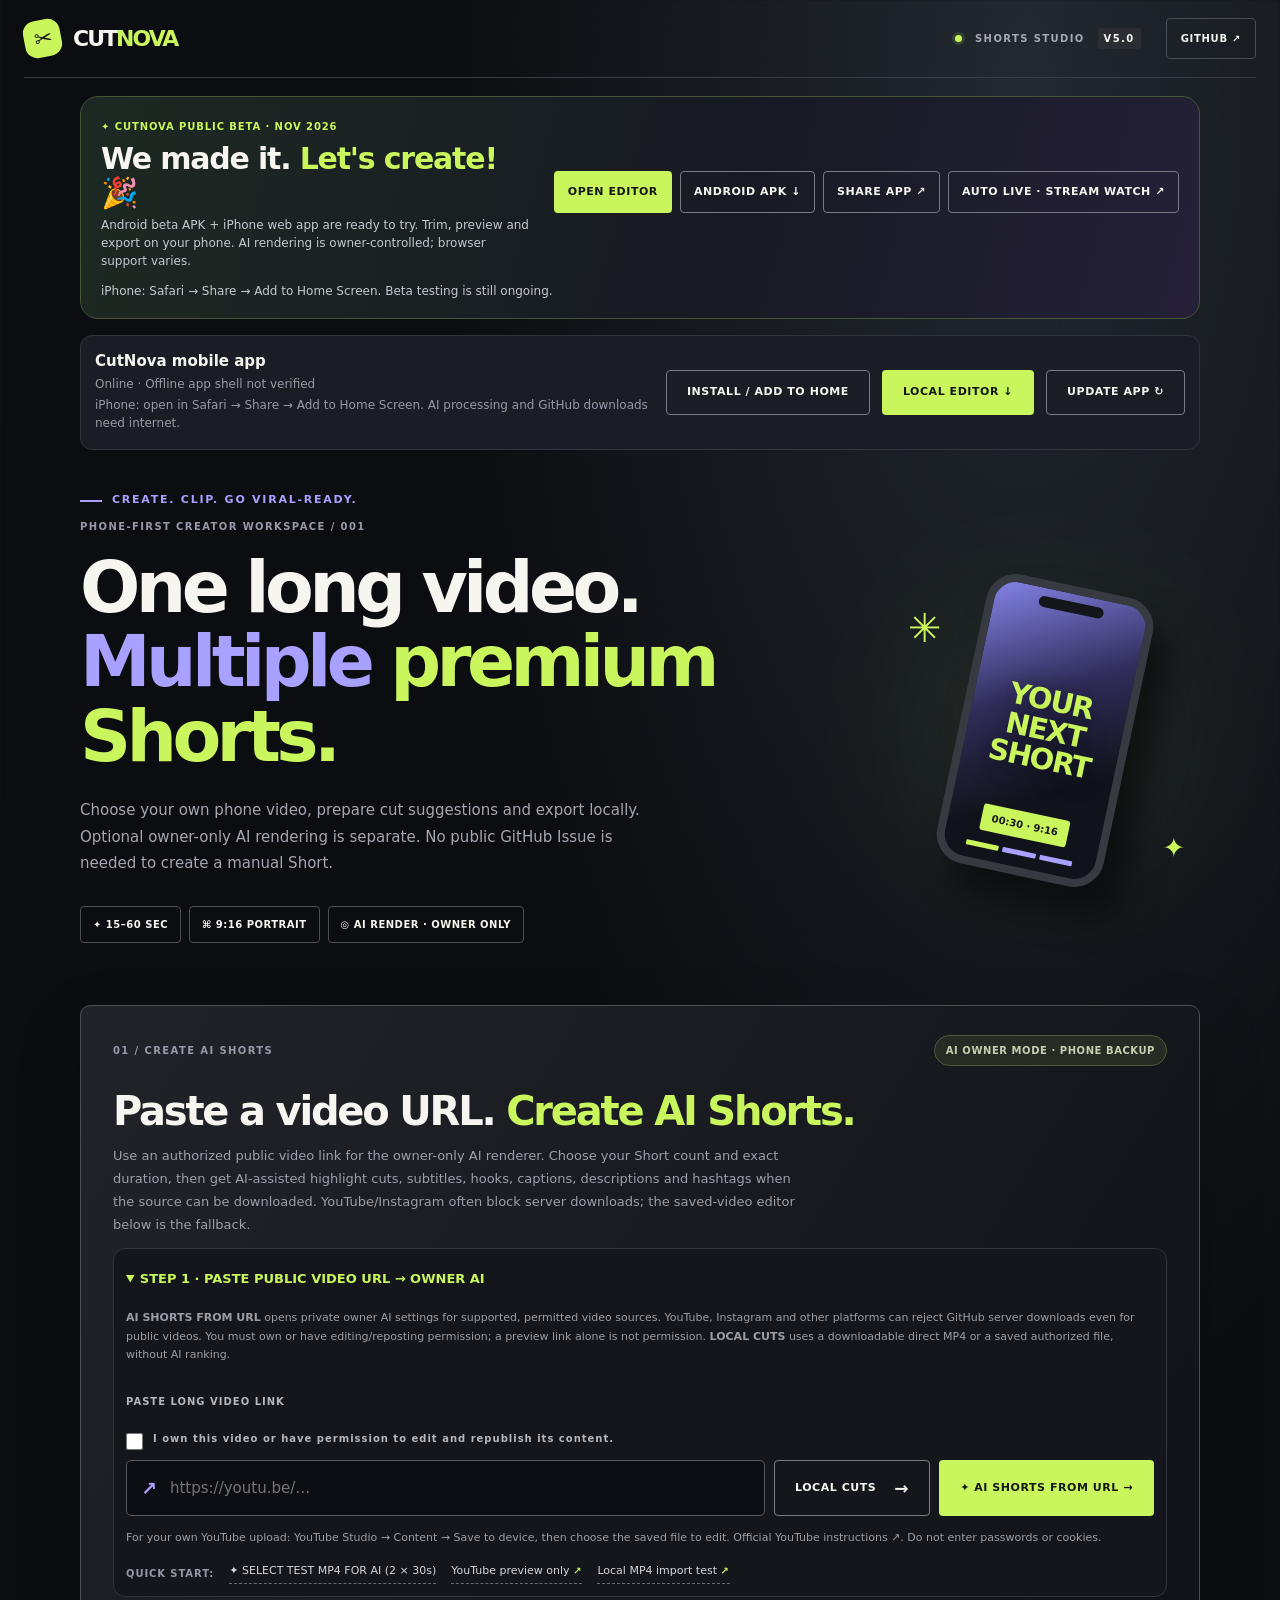
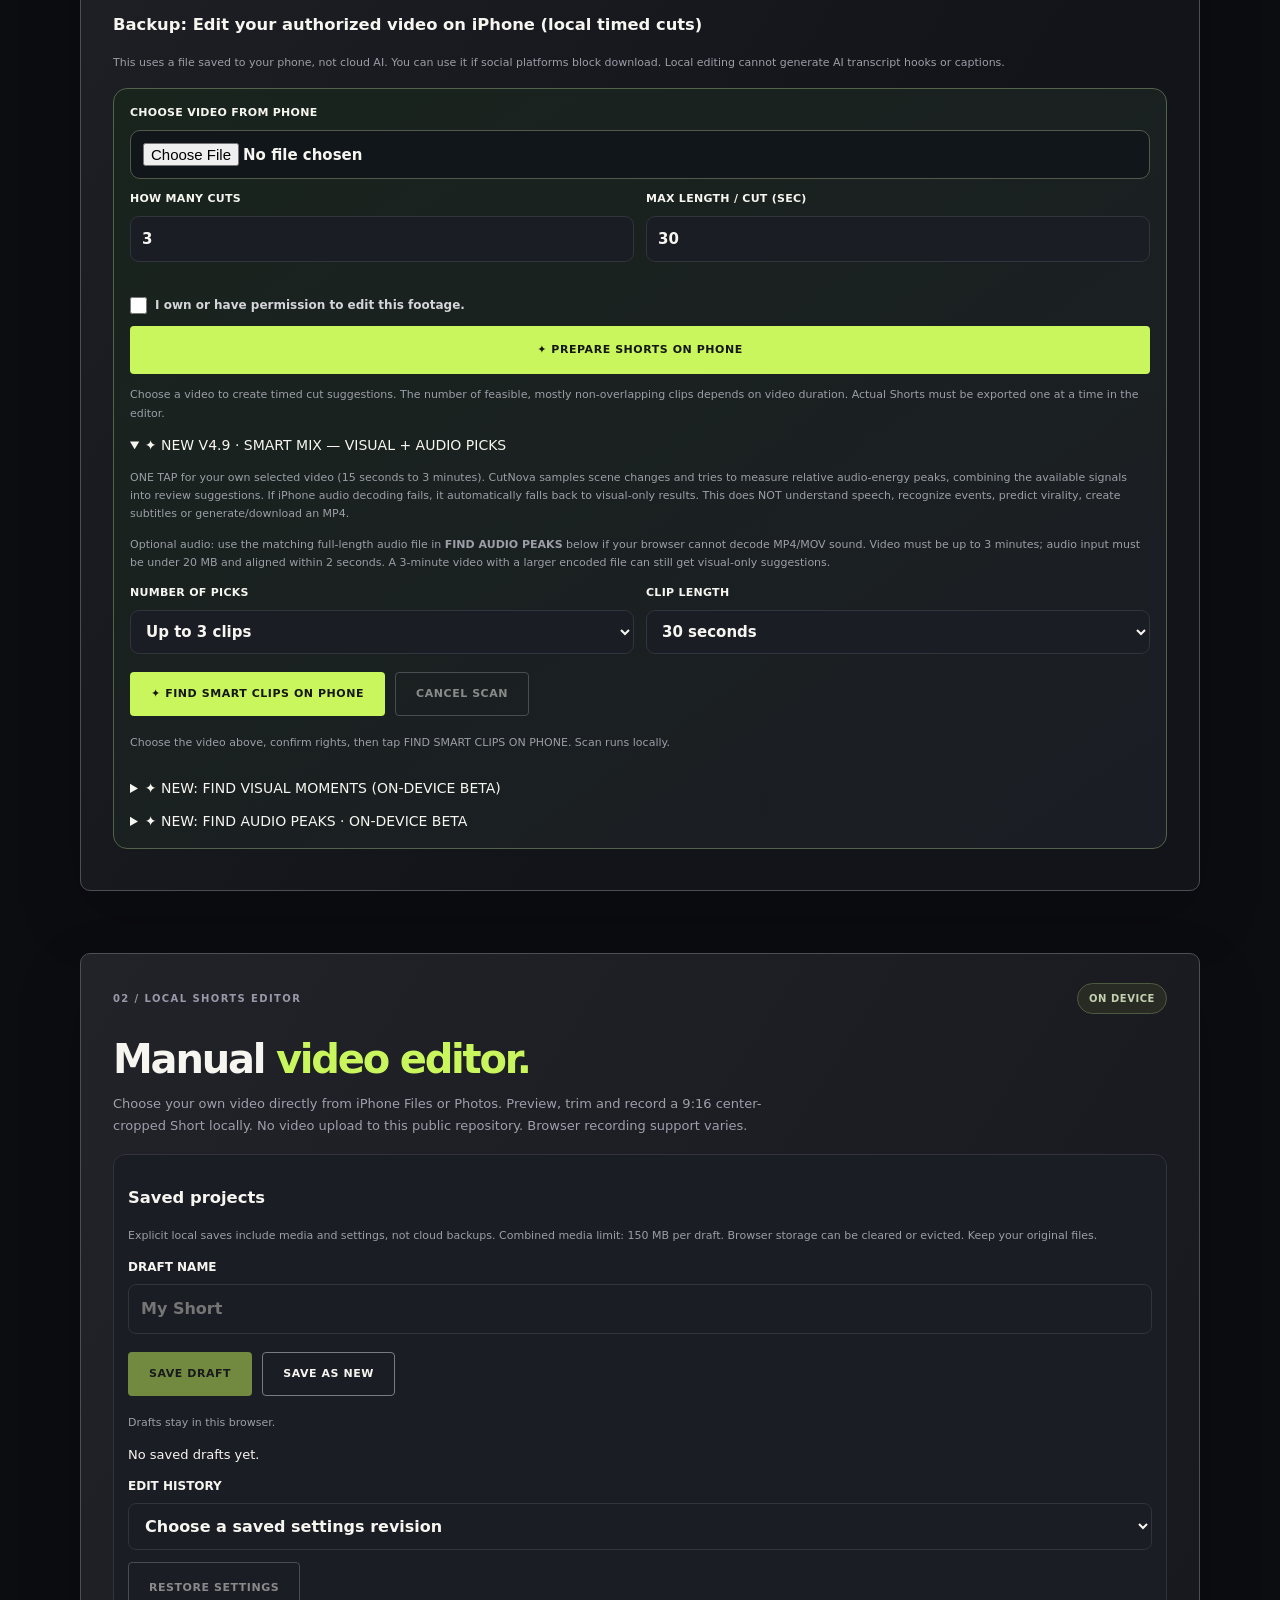
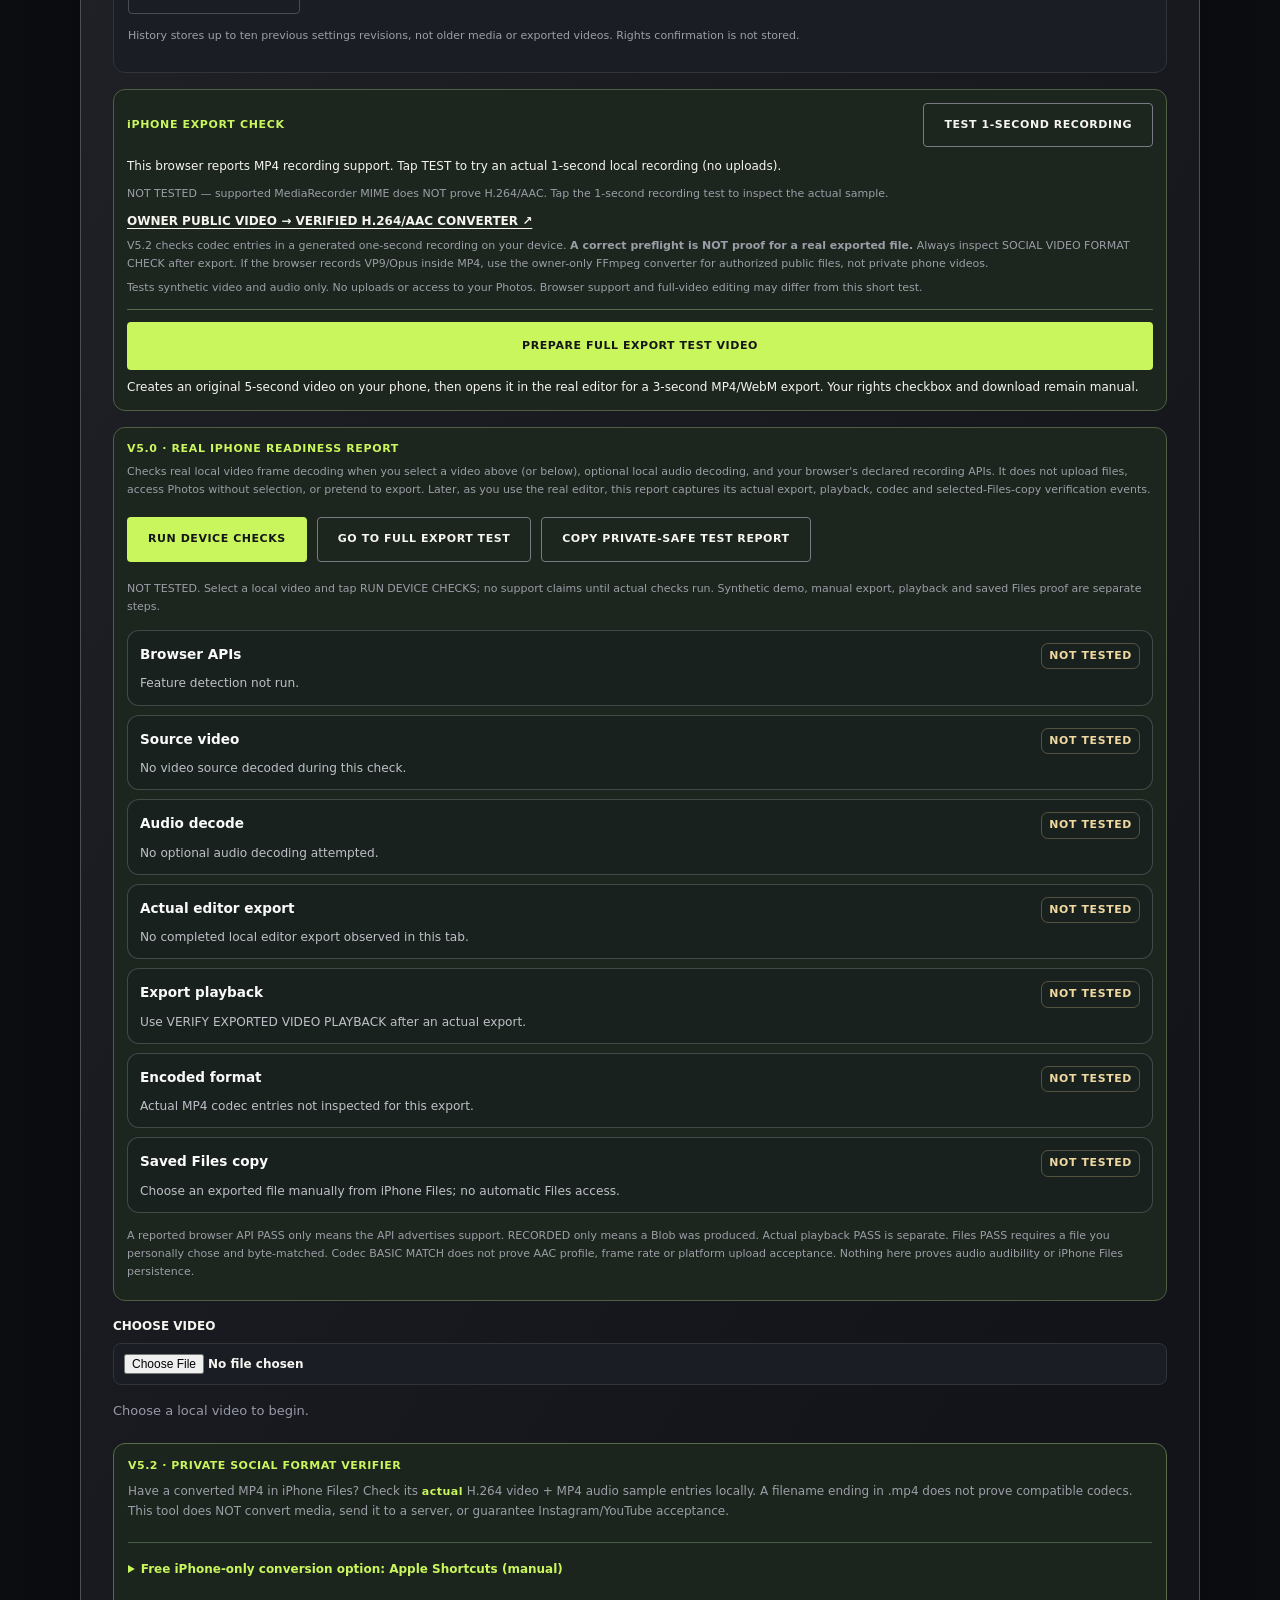
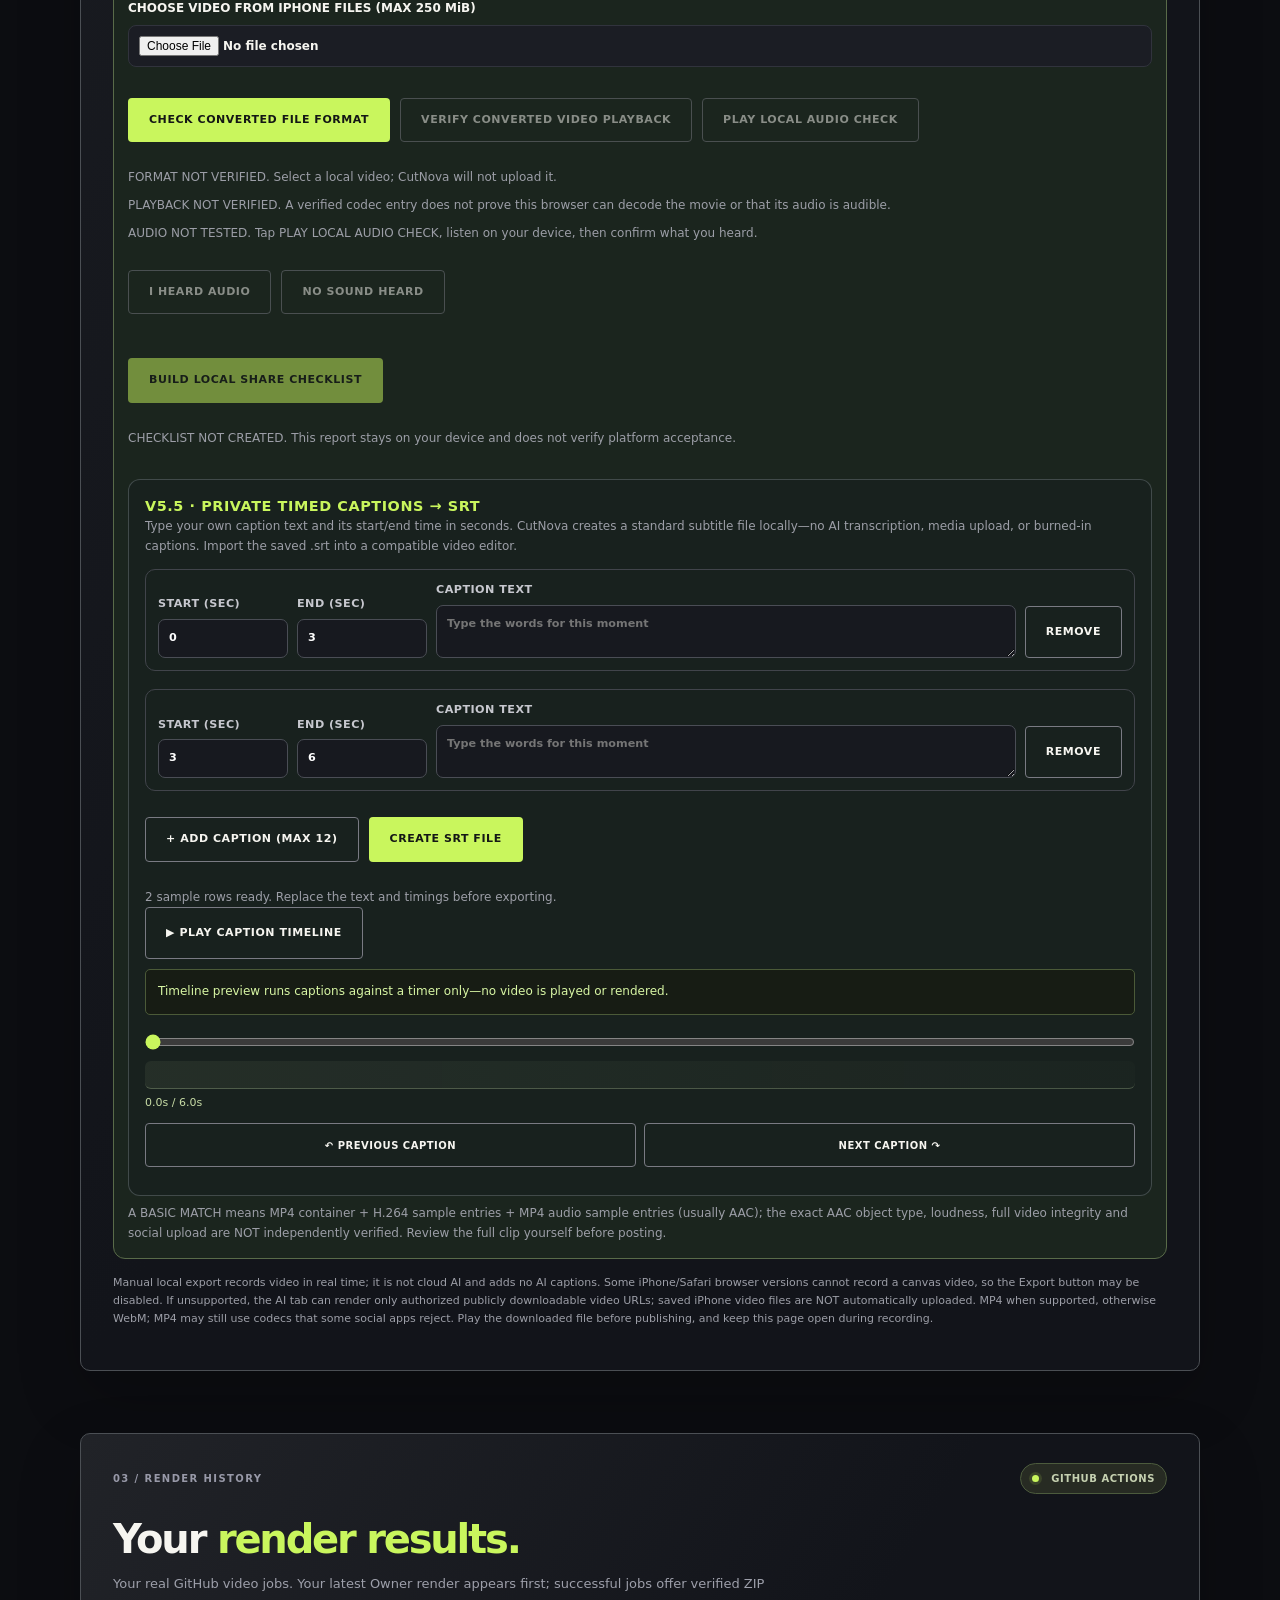
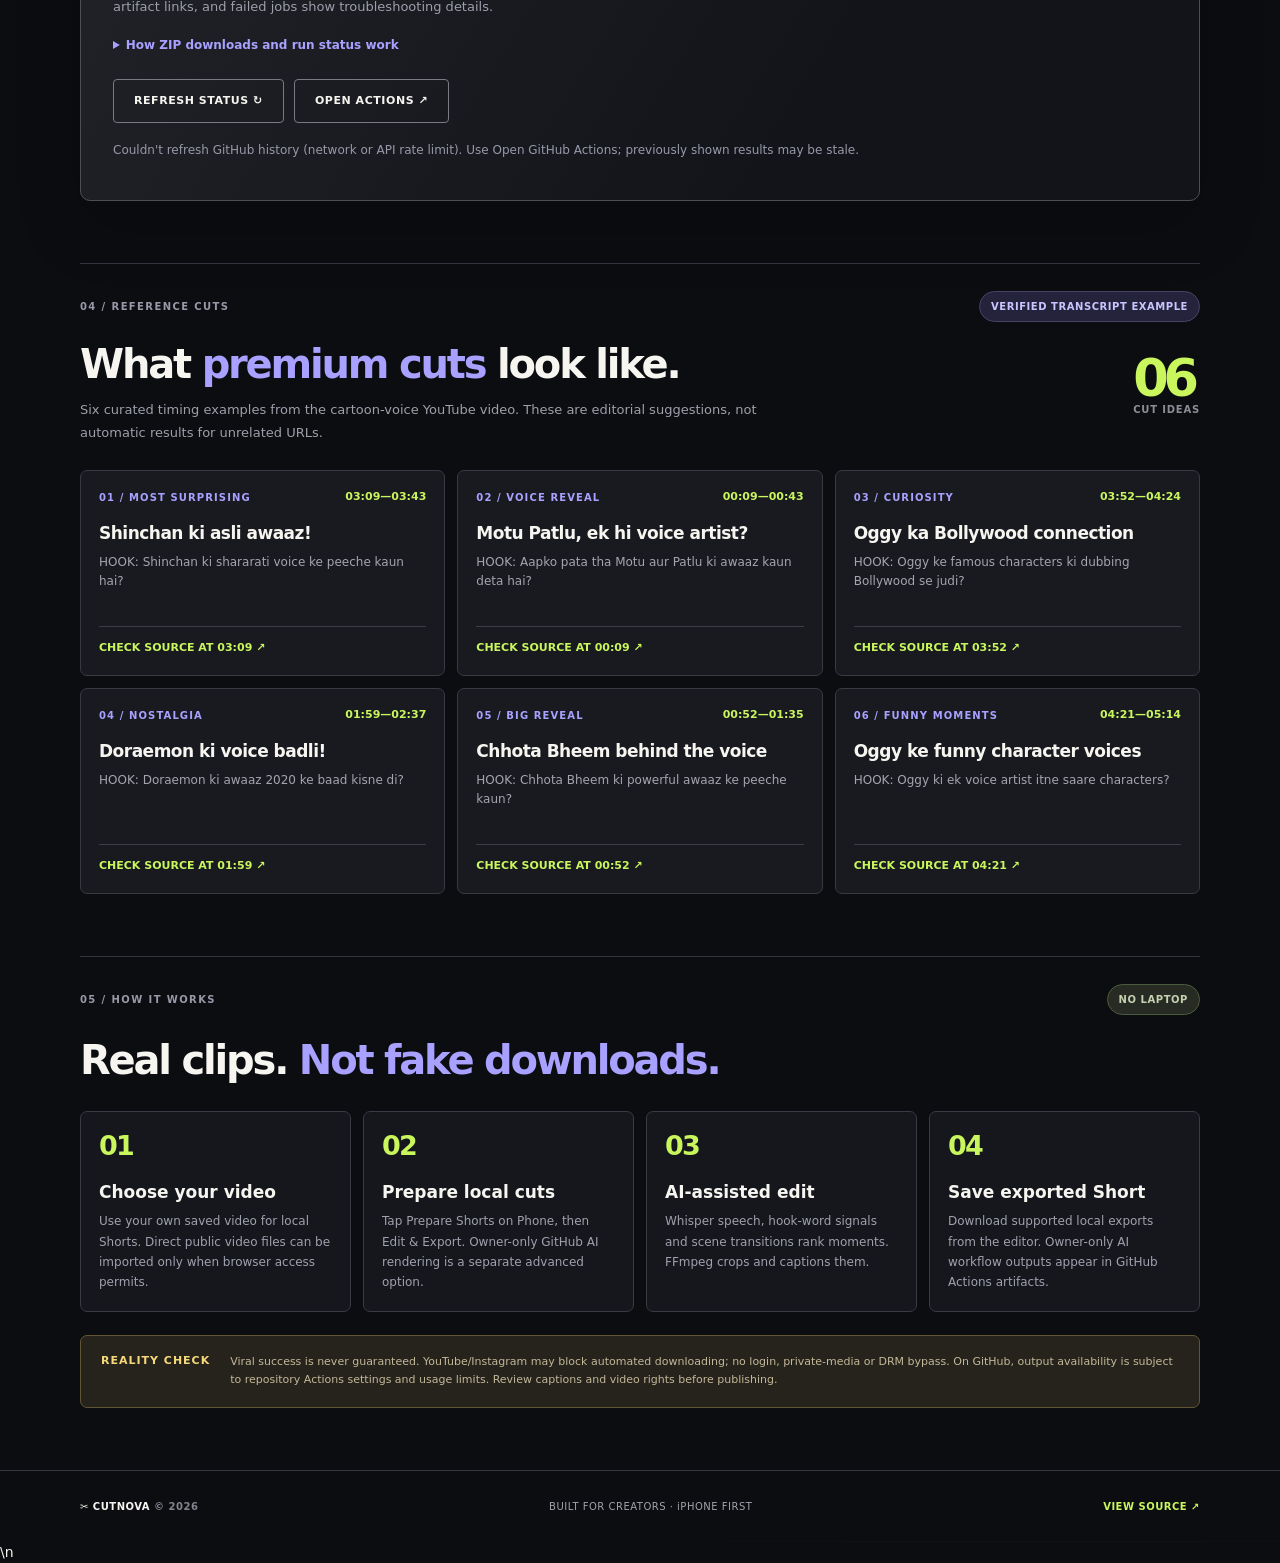
<file: index.html>
<!DOCTYPE html>
<html lang="en">
<head>
  <meta charset="UTF-8"/>
  <meta name="viewport" content="width=device-width, initial-scale=1.0, viewport-fit=cover"/>
  <meta name="theme-color" content="#0c0d11"/>
  <meta name="referrer" content="no-referrer"/>
  <meta http-equiv="Content-Security-Policy" content="default-src 'self'; script-src 'self'; style-src 'self' 'unsafe-inline'; img-src 'self' data: blob:; media-src 'self' blob: https:; connect-src 'self' https:; frame-src https://www.youtube-nocookie.com https://www.instagram.com https://player.vimeo.com https://www.facebook.com; worker-src 'self'; object-src 'none'; base-uri 'self'; form-action 'self'"/>
  <meta name="description" content="CutNova — create 9:16 Shorts from videos on your phone, with a local editor and offline-capable PWA."/>
  <title>CutNova — AI Shorts Studio</title>
  <link rel="manifest" href="./manifest.webmanifest"/>
  <link rel="icon" href="./icons/icon-192.png" type="image/png"/>
  <link rel="apple-touch-icon" href="./icons/apple-touch-icon.png"/>
  <meta name="apple-mobile-web-app-capable" content="yes"/>
  <meta name="apple-mobile-web-app-status-bar-style" content="black-translucent"/>
  <meta name="apple-mobile-web-app-title" content="CutNova"/>
  <link rel="stylesheet" href="./styles.css"/>
</head>
<body>
  <div class="app-shell">
    <header class="topbar">
      <a class="brand" href="./" aria-label="CutNova home"><span class="brand-mark">✂</span><span>CUT<span class="accent">NOVA</span></span></a>
      <span class="topbar-caption"><span class="status-dot"></span> SHORTS STUDIO <b>V5.0</b></span>
      <a class="topbar-github" href="https://github.com/addachai03-stack/index.html-" target="_blank" rel="noopener noreferrer">GITHUB ↗</a>
    </header>
    <main class="container">
      <section class="beta-celebration" data-mobile-screen="home" aria-label="CutNova beta launch announcement">
        <div class="beta-celebration-copy">
          <span class="beta-celebration-tag">✦ CUTNOVA PUBLIC BETA · NOV 2026</span>
          <h2>We made it. <span>Let's create!</span> 🎉</h2>
          <p>Android beta APK + iPhone web app are ready to try. Trim, preview and export on your phone. AI rendering is owner-controlled; browser support varies.</p>
        </div>
        <div class="beta-celebration-actions">
          <a class="btn btn-lime" href="./#local-editor">OPEN EDITOR</a>
          <a class="btn btn-outline" href="https://github.com/addachai03-stack/index.html-/releases/download/cutnova-android-v2.6.2-beta/CutNova-Android-v2.6.2-Beta.apk" target="_blank" rel="noopener noreferrer">ANDROID APK ↓</a>
          <button class="btn btn-outline" type="button" id="share-cutnova">SHARE APP ↗</button>
          <a class="btn btn-outline" href="./autolive.html">AUTO LIVE · STREAM WATCH ↗</a>
        </div>
        <p id="share-cutnova-status" class="beta-celebration-status" role="status" aria-live="polite">iPhone: Safari → Share → Add to Home Screen. Beta testing is still ongoing.</p>
      </section>
      <aside class="pwa-panel" data-mobile-screen="home" aria-label="Install and offline status">
        <div><strong>CutNova mobile app</strong><p id="pwa-status" role="status" aria-live="polite">Checking offline availability…</p><p id="pwa-instructions">Open in Safari to add CutNova to your Home Screen.</p></div>
        <button id="pwa-install" type="button" class="btn btn-outline">INSTALL / ADD TO HOME</button>
        <a href="#local-editor" class="btn btn-lime">LOCAL EDITOR ↓</a>
        <a href="./refresh.html" class="btn btn-outline" id="update-cutnova">UPDATE APP ↻</a>
      </aside>
      <div class="eyebrow" data-mobile-screen="home"><span class="eyebrow-line"></span> CREATE. CLIP. GO VIRAL-READY.</div>
      <section class="hero" data-mobile-screen="home">
        <div class="hero-copy">
          <div class="hero-kicker">PHONE-FIRST CREATOR WORKSPACE / 001</div>
          <h1>One long video.<br/><em>Multiple</em> <span class="lime">premium Shorts.</span></h1>
          <p>Choose your own phone video, prepare cut suggestions and export locally. Optional owner-only AI rendering is separate. No public GitHub Issue is needed to create a manual Short.</p>
          <div class="hero-chips"><span>✦ 15–60 SEC</span><span>⌘ 9:16 PORTRAIT</span><span>◎ AI RENDER · OWNER ONLY</span></div>
        </div>
        <div class="hero-art" aria-hidden="true">
          <div class="hero-aura"></div><div class="phone-shape"><div class="phone-top"></div><div class="phone-timeline"><div></div><div></div><div></div></div><span>YOUR<br/>NEXT<br/>SHORT</span><div class="phone-badge">00:30 · 9:16</div></div>
          <div class="spark s1">✳</div><div class="spark s2">✦</div>
        </div>
      </section>
      <section id="studio" class="studio-card" data-mobile-screen="ai">
        <div class="section-head"><span class="section-number">01 / CREATE AI SHORTS</span><span class="section-pill">AI OWNER MODE · PHONE BACKUP</span></div>
        <h2>Paste a video URL. <span>Create AI Shorts.</span></h2>
        <p class="section-sub">Use an authorized public video link for the owner-only AI renderer. Choose your Short count and exact duration, then get AI-assisted highlight cuts, subtitles, hooks, captions, descriptions and hashtags when the source can be downloaded. YouTube/Instagram often block server downloads; the saved-video editor below is the fallback.</p>
        <details id="source-url-tools" class="url-tools" open>
          <summary>STEP 1 · PASTE PUBLIC VIDEO URL → OWNER AI</summary>
          <p class="footnote"><strong>AI SHORTS FROM URL</strong> opens private owner AI settings for supported, permitted video sources. YouTube, Instagram and other platforms can reject GitHub server downloads even for public videos. You must own or have editing/reposting permission; a preview link alone is not permission. <strong>LOCAL CUTS</strong> uses a downloadable direct MP4 or a saved authorized file, without AI ranking.</p>
        <form id="url-form" class="url-form" novalidate>
          <label for="video-url">PASTE LONG VIDEO LINK</label>
          <label class="rights"><input id="rights-confirm" type="checkbox"/><span>I own this video or have permission to edit and republish its content.</span></label>
          <div class="url-row">
            <div class="url-input-wrap"><span class="link-symbol">↗</span><input id="video-url" type="url" inputmode="url" placeholder="https://youtu.be/…" autocomplete="url" required/></div>
            <button type="submit" class="btn btn-outline">LOCAL CUTS <span>→</span></button>
              <button type="button" id="ai-url-start" class="btn btn-lime">✦ AI SHORTS FROM URL →</button>
          </div>
        </form>
        <p class="footnote">For your own YouTube upload: YouTube Studio → Content → Save to device, then choose the saved file to edit. <a href="https://support.google.com/youtube/answer/56100?co=GENIE.Platform%3DiOS" target="_blank" rel="noopener noreferrer">Official YouTube instructions ↗</a>. Do not enter passwords or cookies.</p>
        <div class="example-bar"><span>QUICK START:</span><button id="load-ai-test-video" type="button">✦ SELECT TEST MP4 FOR AI (2 × 30s)</button><button id="load-example" type="button">YouTube preview only <span>↗</span></button><button id="load-test-video" type="button">Local MP4 import test <span>↗</span></button></div>
        <div id="message" class="message" role="status" hidden></div>
        <div id="source-panel" class="source-panel" hidden>
          <div class="source-heading"><span id="source-provider">SOURCE</span><a id="source-original" href="#" target="_blank" rel="noopener noreferrer">OPEN SOURCE ↗</a></div>
          <div id="embed-wrapper" class="embed-wrapper" hidden></div>
          <p id="source-clarity" class="source-clarity">This is a preview only. Your owner-only cloud renderer may attempt an authorized public link, but downloads from social platforms can be denied. Use the saved-video fallback when needed.</p>
          <div class="settings-panel">
            <div class="settings-title">CLIP SETTINGS <span>AI RENDER OR LOCAL CUTS</span></div>
            <p class="footnote">Set MIN and MAX to the same value for exact-duration clips, e.g. <strong>30 + 30 = 30 seconds</strong>. Or set a range like 20–40 seconds. On-phone cuts are timed suggestions; AI speech/scene ranking, rendered subtitles and per-clip creator packs run only in the owner-only cloud renderer.</p>
            <div class="field-grid">
              <label>REQUESTED SHORTS (1–10)<input id="clips-count" type="number" min="1" max="10" step="1" inputmode="numeric" value="3"/></label>
              <label>MINIMUM LENGTH (SEC)<input id="min-seconds" type="number" min="15" max="60" step="1" inputmode="numeric" value="30"/></label>
              <label>MAXIMUM LENGTH (SEC)<input id="max-seconds" type="number" min="15" max="60" step="1" inputmode="numeric" value="30"/></label>
              <label>HIGHLIGHT STYLE<select id="highlight-style"><option selected value="engagement">Engagement & hooks</option><option value="funny">Funny moments</option><option value="facts">Facts & explainers</option><option value="story">Story & suspense</option></select></label>
              <label>SPEECH LANGUAGE<select id="speech-language"><option selected value="auto">Auto detect</option><option value="hi">Hindi (Devanagari)</option><option value="en">English</option></select></label>
              <label>CAPTION SCRIPT<select id="caption-script"><option selected value="original">Original script</option><option value="roman">Roman Hindi (Hinglish)</option></select></label>
              <label>CAPTION STYLE<select id="caption-style"><option selected value="classic">Classic white</option><option value="yellow">Bright yellow</option><option value="boxed">High contrast box</option><option value="karaoke">Karaoke — active word</option></select></label>
              <label>PACING<select id="pacing"><option selected value="original">Original timing</option><option value="tight">Tight — remove quiet pauses</option></select></label>
              <label>PORTRAIT FRAMING<select id="smart-crop"><option selected value="auto">Auto face-aware crop</option><option value="track">Moving face crop (beta)</option><option value="center">Center crop</option></select></label>
            </div>
            <div class="action-row">
              <button id="submit-request" class="btn btn-lime" type="button" disabled>✦ PREPARE IN CUTNOVA <span>→</span></button>
              <button id="copy-url" class="btn btn-outline" type="button">COPY SOURCE URL <span>↗</span></button>
            </div>
            <p id="rights-tip" class="footnote">Confirm ownership above before checking the URL. This is a backup manual action for local import or selecting your saved file.</p>
            <details class="owner-render-tools" id="owner-render-tools">
              <summary>Advanced: GitHub AI rendering (owner only)</summary>
              <p class="footnote">Your private AI Shorts workflow uses GitHub Actions for download (when permitted), Whisper transcription, scene/hook ranking, FFmpeg 9:16 MP4 export, burned-in speech subtitles and a Creator Pack with separate hook, caption, description and topic hashtags for every clip. Viral reach is never guaranteed. Social platforms may block downloads.</p>
              <div id="secure-render-panel">
                <p id="secure-render-health" class="footnote" role="status" aria-live="polite">Checking secure backend configuration…</p>
                <button id="secure-render-refresh" type="button" class="btn btn-outline">RECHECK OWNER BACKEND ↻</button>
                <details class="owner-setup-guide">
                  <summary>Secure owner setup · iPhone steps</summary>
                  <p class="footnote">One-time setup: create a <a href="https://github.com/settings/personal-access-tokens/new" target="_blank" rel="noopener noreferrer">fine-grained GitHub token</a> restricted to this repository with Actions: read/write. Then open <a href="https://dash.cloudflare.com/" target="_blank" rel="noopener noreferrer">Cloudflare Dashboard</a> → Workers → cutnova-render-api → Settings → Variables and Secrets and add it privately as <code>CUTNOVA_GITHUB_TOKEN</code>. Add another independent 32-byte random owner key as <code>CUTNOVA_OWNER_KEY</code>. Do not paste either secret in GitHub files or chat. Return here and tap RECHECK OWNER BACKEND.</p>
                  <p class="footnote">Generate an owner key privately on this iPhone. It is created with the browser's secure random generator, not uploaded or saved by CutNova. Copy it into a password manager, then paste it into Cloudflare as <code>CUTNOVA_OWNER_KEY</code>. Keep it to paste into the Owner Access Key field below once backend is ready.</p>
                  <button id="secure-key-generate" type="button" class="btn btn-outline">GENERATE PRIVATE OWNER KEY</button>
                  <label class="edit-text-label">GENERATED KEY · COPY &amp; STORE SAFELY
                    <input id="secure-key-output" type="text" inputmode="none" autocomplete="off" spellcheck="false" readonly placeholder="Generated key appears here on this device only"/>
                  </label>
                  <button id="secure-key-copy" type="button" class="btn btn-outline" disabled>COPY PRIVATE KEY</button>
                  <p id="secure-key-status" class="footnote" role="status" aria-live="polite">No key generated. Generating/copying makes no network request; the key is sent for verification only when you later submit an owner render.</p>
                </details>
                <label class="edit-text-label">OWNER ACCESS KEY <input id="secure-render-key" type="password" autocomplete="off" spellcheck="false" maxlength="256" placeholder="Configured owner key (not GitHub token)" disabled/></label>
                <button id="secure-render-verify" type="button" class="btn btn-outline" disabled><span aria-hidden="true">✓</span> VERIFY OWNER CONNECTION · NO RENDER</button>
                <p id="secure-verify-status" class="footnote" role="status" aria-live="polite">Read-only verification checks your saved owner key and GitHub workflow access. It never starts a video job; the key is cleared afterwards.</p>
                <button id="secure-render-start" type="button" class="btn btn-lime" disabled>START PRIVATE AI RENDER</button>
                <p id="secure-render-status" class="footnote" role="status" aria-live="polite">Not started. This runs only for the authenticated owner.</p>
              </div>
              <p class="footnote">Manual GitHub Issue fallback is PUBLIC, including source link and settings. Do not share private content or upload someone else’s video without permission. A public URL alone is not a license.</p>
              <a id="owner-github-render" href="#" class="btn btn-outline disabled-link" target="_blank" rel="noopener noreferrer" aria-disabled="true">MANUAL GITHUB RENDER ↗</a>
              <a id="run-actions" href="https://github.com/addachai03-stack/index.html-/actions/workflows/shorts.yml" target="_blank" rel="noopener noreferrer">Owner Actions dashboard ↗</a>
            </details>
          </div>
        </div>
        </details>
        <h3 class="backup-mode-title">Backup: Edit your authorized video on iPhone (local timed cuts)</h3>
        <p class="footnote">This uses a file saved to your phone, not cloud AI. You can use it if social platforms block download. Local editing cannot generate AI transcript hooks or captions.</p>
        <div class="quick-shorts" id="quick-shorts">
          <label class="quick-source-label" for="quick-file">CHOOSE VIDEO FROM PHONE<input id="quick-file" type="file" accept="video/*,.mp4,.mov,.m4v,.webm"/></label>
          <div class="quick-select-row">
            <label>HOW MANY CUTS<input id="quick-count" type="number" inputmode="numeric" min="1" max="10" step="1" value="3" aria-label="Number of local cuts 1 to 10"/></label>
            <label>MAX LENGTH / CUT (SEC)<input id="quick-length" type="number" inputmode="numeric" min="15" max="60" step="1" value="30" aria-label="Local cut length in seconds 15 to 60"/></label>
          </div>
          <label class="rights"><input type="checkbox" id="quick-rights"/><span>I own or have permission to edit this footage.</span></label>
          <button type="button" id="quick-generate" class="btn btn-lime">✦ PREPARE SHORTS ON PHONE</button>
          <p id="quick-status" class="footnote" role="status" aria-live="polite">Choose a video to create timed cut suggestions. The number of feasible, mostly non-overlapping clips depends on video duration. Actual Shorts must be exported one at a time in the editor.</p>
          <div id="quick-results" class="quick-results" hidden></div>

          <details class="visual-finder" id="smart-mix-panel" open>
            <summary>✦ NEW V4.9 · SMART MIX — VISUAL + AUDIO PICKS</summary>
            <p class="footnote">ONE TAP for your own selected video (15 seconds to 3 minutes). CutNova samples scene changes and tries to measure relative audio-energy peaks, combining the available signals into review suggestions. If iPhone audio decoding fails, it automatically falls back to visual-only results. This does NOT understand speech, recognize events, predict virality, create subtitles or generate/download an MP4.</p>
            <p class="footnote">Optional audio: use the matching full-length audio file in <strong>FIND AUDIO PEAKS</strong> below if your browser cannot decode MP4/MOV sound. Video must be up to 3 minutes; audio input must be under 20 MB and aligned within 2 seconds. A 3-minute video with a larger encoded file can still get visual-only suggestions.</p>
            <div class="quick-select-row">
              <label>NUMBER OF PICKS
                <select id="smart-mix-count"><option value="1">1 clip</option><option value="3" selected>Up to 3 clips</option><option value="6">Up to 6 clips</option></select>
              </label>
              <label>CLIP LENGTH
                <select id="smart-mix-length"><option value="15">15 seconds</option><option value="30" selected>30 seconds</option><option value="45">45 seconds</option><option value="60">60 seconds</option></select>
              </label>
            </div>
            <div class="history-toolbar">
              <button id="smart-mix-start" type="button" class="btn btn-lime">✦ FIND SMART CLIPS ON PHONE</button>
              <button id="smart-mix-stop" type="button" class="btn btn-outline" disabled>CANCEL SCAN</button>
            </div>
            <p id="smart-mix-status" class="footnote" role="status" aria-live="polite">Choose the video above, confirm rights, then tap FIND SMART CLIPS ON PHONE. Scan runs locally.</p>
            <div id="smart-mix-results" class="quick-results" hidden></div>
          </details>
          <details class="visual-finder" id="visual-finder">
            <summary>✦ NEW: FIND VISUAL MOMENTS (ON-DEVICE BETA)</summary>
            <p class="footnote">Scans at most the first 12 minutes of a video saved on your phone, using up to 46 tiny frame samples. Suggests 15–60s clips around visual changes, not AI speech analysis, chat peaks, action recognition or guaranteed exciting highlights. The video is never uploaded. Your phone must support seeking the file.</p>
            <div class="quick-select-row">
              <label>NUMBER OF SUGGESTIONS<select id="visual-count"><option value="1">1 clip</option><option value="3" selected>Up to 3 clips</option><option value="6">Up to 6 clips</option></select></label>
              <label>CLIP DURATION<select id="visual-length"><option value="15">15 seconds</option><option value="30" selected>30 seconds</option><option value="45">45 seconds</option><option value="60">60 seconds</option></select></label>
            </div>
            <div class="history-toolbar">
              <button type="button" id="visual-scan" class="btn btn-lime">FIND VISUAL MOMENTS</button>
              <button type="button" id="visual-stop" class="btn btn-outline" disabled>CANCEL SCAN</button>
            </div>
            <p class="footnote" id="visual-status" role="status" aria-live="polite">Select your video above and confirm editing rights. Scan starts only when you tap FIND VISUAL MOMENTS.</p>
            <div id="visual-results" class="quick-results" hidden></div>
          </details>

          <details class="visual-finder" id="audio-peaks-panel">
            <summary>✦ NEW: FIND AUDIO PEAKS · ON-DEVICE BETA</summary>
            <p class="footnote">For your own video up to 3 minutes: measures relative loudness changes in short audio windows and proposes 15–60 second review ranges. It cannot understand speech, identify funny moments, remove silence, generate captions or guarantee good highlights. No upload or automatic export.</p>
            <p class="footnote">On iPhone, decoding the sound track from MOV/MP4 may fail. If so, choose a <strong>matching full-length audio track</strong> (MP3/M4A/WAV, under 20 MB) extracted from the same video, aligned from the beginning. If its duration differs by over 2 seconds, CutNova refuses to align it. Your original video remains selected above.</p>
            <label class="quick-source-label" for="audio-peaks-source">OPTIONAL MATCHING AUDIO FILE
              <input id="audio-peaks-source" type="file" accept="audio/*,.mp3,.m4a,.wav,.aac,.ogg">
            </label>
            <div class="quick-select-row">
              <label>MAX AUDIO PICKS
                <select id="audio-peaks-count"><option value="1">1 clip</option><option value="3" selected>Up to 3 clips</option><option value="6">Up to 6 clips</option></select>
              </label>
              <label>CLIP LENGTH
                <select id="audio-peaks-length"><option value="15">15 seconds</option><option value="30" selected>30 seconds</option><option value="45">45 seconds</option><option value="60">60 seconds</option></select>
              </label>
            </div>
            <div class="history-toolbar">
              <button id="audio-peaks-start" type="button" class="btn btn-lime">FIND AUDIO PEAKS</button>
              <button id="audio-peaks-cancel" type="button" class="btn btn-outline" disabled>CANCEL AUDIO SCAN</button>
            </div>
            <p id="audio-peaks-status" class="footnote" role="status" aria-live="polite">Choose a video above and confirm editing rights before scanning. Audio analysis stays on your phone.</p>
            <div id="audio-peaks-results" class="quick-results" hidden></div>
          </details>

        </div>
      </section>
      <section class="studio-card job-center local-editor" id="local-editor" data-mobile-screen="editor projects">
        <div class="section-head"><span class="section-number">02 / LOCAL SHORTS EDITOR</span><span class="section-pill">ON DEVICE</span></div>
        <h2>Manual <span>video editor.</span></h2>
        <p class="section-sub">Choose your own video directly from iPhone Files or Photos. Preview, trim and record a 9:16 center-cropped Short locally. No video upload to this public repository. Browser recording support varies.</p>
        <div class="local-drafts" id="project-manager">
          <h3>Saved projects</h3>
          <p class="footnote">Explicit local saves include media and settings, not cloud backups. Combined media limit: 150 MB per draft. Browser storage can be cleared or evicted. Keep your original files.</p>
          <label>DRAFT NAME<input id="edit-draft-title" type="text" maxlength="60" placeholder="My Short"/></label>
          <div class="history-toolbar"><button id="edit-draft-save" class="btn btn-lime" type="button" disabled>SAVE DRAFT</button><button id="edit-draft-new" class="btn btn-outline" type="button">SAVE AS NEW</button></div>
          <p id="edit-draft-status" class="footnote" role="status" aria-live="polite">Drafts stay in this browser.</p>
          <div id="edit-draft-list"></div>
          <label>EDIT HISTORY<select id="edit-draft-history"><option value="">Choose a saved settings revision</option></select></label>
          <button id="edit-draft-restore" class="btn btn-outline" type="button" disabled>RESTORE SETTINGS</button>
          <p class="footnote">History stores up to ten previous settings revisions, not older media or exported videos. Rights confirmation is not stored.</p>
        </div>
        <div class="editor-workspace">
        <section class="device-export-check" aria-label="Device export compatibility">
          <div class="export-check-head">
            <strong>iPHONE EXPORT CHECK</strong>
            <button id="edit-check-export" class="btn btn-outline" type="button">TEST 1-SECOND RECORDING</button>
          </div>
          <p id="edit-check-status" role="status" aria-live="polite">Checking local browser recording features…</p>
          <p id="edit-check-codec" class="footnote" role="status" aria-live="polite" data-result="unverified">NOT TESTED — Supported MP4 format names do not prove actual H.264/AAC.</p>
          <button id="edit-check-use-strict" class="btn btn-outline" type="button" disabled hidden>SELECT STRICT H.264/AAC FOR NEXT EDITOR EXPORT</button>
          <a class="job-link" href="https://github.com/addachai03-stack/index.html-/actions/workflows/social-convert.yml" target="_blank" rel="noopener noreferrer">OWNER PUBLIC VIDEO → VERIFIED H.264/AAC CONVERTER ↗</a>
          <p class="footnote">V5.2 checks codec entries in a generated one-second recording on your device. <strong>A correct preflight is NOT proof for a real exported file.</strong> Always inspect SOCIAL VIDEO FORMAT CHECK after export. If the browser records VP9/Opus inside MP4, use the owner-only FFmpeg converter for authorized public files, not private phone videos.</p>
          <a id="edit-export-fallback" class="job-link" href="#studio" hidden>OPEN AI TAB FOR AUTHORIZED PUBLIC VIDEO ↗</a>
          <p class="footnote">Tests synthetic video and audio only. No uploads or access to your Photos. Browser support and full-video editing may differ from this short test.</p>
          <div class="full-export-demo">
            <button id="edit-prepare-test" type="button" class="btn btn-lime">PREPARE FULL EXPORT TEST VIDEO</button>
            <p id="edit-prepare-status" role="status" aria-live="polite">Creates an original 5-second video on your phone, then opens it in the real editor for a 3-second MP4/WebM export. Your rights checkbox and download remain manual.</p>
          </div>
        </section>

        <section class="device-export-check" id="device-qa-panel" aria-labelledby="qa-heading">
          <div class="export-check-head">
            <strong id="qa-heading">V5.0 · REAL IPHONE READINESS REPORT</strong>
          </div>
          <p class="footnote">Checks real local video frame decoding when you select a video above (or below), optional local audio decoding, and your browser's declared recording APIs. It does not upload files, access Photos without selection, or pretend to export. Later, as you use the real editor, this report captures its actual export, playback, codec and selected-Files-copy verification events.</p>
          <div class="history-toolbar">
            <button id="qa-run" type="button" class="btn btn-lime">RUN DEVICE CHECKS</button>
            <button id="qa-demo" type="button" class="btn btn-outline">GO TO FULL EXPORT TEST</button>
            <button id="qa-copy" type="button" class="btn btn-outline">COPY PRIVATE-SAFE TEST REPORT</button>
          </div>
          <p class="footnote" id="qa-summary" role="status" aria-live="polite">NOT TESTED. Select a local video and tap RUN DEVICE CHECKS; no support claims until actual checks run. Synthetic demo, manual export, playback and saved Files proof are separate steps.</p>
          <div id="qa-output" class="qa-output" aria-label="Device readiness check results"></div>
          <p class="footnote">A reported browser API PASS only means the API advertises support. RECORDED only means a Blob was produced. Actual playback PASS is separate. Files PASS requires a file you personally chose and byte-matched. Codec BASIC MATCH does not prove AAC profile, frame rate or platform upload acceptance. Nothing here proves audio audibility or iPhone Files persistence.</p>
        </section>
        <label class="edit-file-label">CHOOSE VIDEO <input id="edit-file" type="file" accept="video/*,.mp4,.mov,.webm"/></label>
        <div id="edit-fields" hidden>
          <div class="edit-preview"><canvas id="edit-canvas" aria-label="Edited portrait video preview"></canvas></div>
          <details class="edit-source"><summary>Original source playback</summary><video id="edit-video" playsinline controls preload="metadata"></video></details>
          <div class="edit-effects">
            <label>FILTER<select id="edit-preset"><option value="original">Original</option><option value="vivid">Vivid</option><option value="warm">Warm</option><option value="mono">Black &amp; white</option></select></label>
            <label>BRIGHTNESS <output id="edit-brightness-value">100%</output><input id="edit-brightness" type="range" min="60" max="140" step="5" value="100"/></label>
            <label>CONTRAST <output id="edit-contrast-value">100%</output><input id="edit-contrast" type="range" min="60" max="140" step="5" value="100"/></label>
            <label>SPEED<select id="edit-speed"><option value=".75">0.75×</option><option value="1" selected>1×</option><option value="1.25">1.25×</option><option value="1.5">1.5×</option><option value="2">2×</option></select></label>
            <label class="edit-text-label">CUSTOM TEXT<input id="edit-text" type="text" maxlength="80" placeholder="Add an on-screen title"/></label>
            <label>TEXT POSITION<select id="edit-position"><option value="bottom">Bottom</option><option value="top">Top</option></select></label>
            <button id="edit-reset-effects" class="btn btn-outline" type="button">RESET EFFECTS</button>
          </div>
          <div class="edit-audio">
            <h3>Audio mixer</h3>
            <label class="edit-file-label">BACKGROUND MUSIC (optional)<input id="edit-music-file" type="file" accept="audio/*,.mp3,.m4a,.wav,.aac,.ogg"/></label>
            <p id="edit-music-status" class="footnote" aria-live="polite">No background track selected.</p>
            <div class="edit-effects">
              <label>ORIGINAL AUDIO <output id="edit-original-volume-value">100%</output><input id="edit-original-volume" type="range" min="0" max="100" value="100" step="5"/></label>
              <label>MUSIC VOLUME <output id="edit-music-volume-value">20%</output><input id="edit-music-volume" type="range" min="0" max="100" value="20" step="5"/></label>
              <label class="audio-check"><input type="checkbox" id="edit-mute"/> Mute original audio</label>
              <label class="audio-check"><input type="checkbox" id="edit-music-loop" checked/> Loop background music</label>
              <button id="edit-remove-music" class="btn btn-outline" type="button" disabled>REMOVE MUSIC</button>
            </div>
            <p class="footnote">Use music you own or may use. Local audio up to 20 MB and 10 minutes. Mix starts at the selected trim; track loops if enabled. Combined gain is limited to reduce clipping. Preview before export.</p>
          </div>
          <div class="edit-trim"><label>START (seconds)<input id="edit-start" type="number" min="0" step="0.01" inputmode="decimal" value="0"/></label><label>END (seconds)<input id="edit-end" type="number" min="1" step="0.01" inputmode="decimal" value="15"/></label></div>
          <p id="edit-duration" class="footnote"></p>
          <label class="rights"><input type="checkbox" id="edit-rights"/><span>I own or have permission to edit the video and selected audio.</span></label>
          <label class="social-encoder-setting"><input type="checkbox" id="edit-require-h264"/><span><strong>REQUIRE H.264 + AAC EXPORT</strong> (strict, no fallback)</span></label>
          <p class="footnote">Only enable this when you need a widely compatible social video. If your phone cannot explicitly request both codecs, EXPORT SHORT is disabled in strict mode. Uncheck to use regular export. This does not re-encode an existing file; actual output codecs are checked below.</p>
          <p id="edit-format" class="footnote" aria-live="polite"></p>
          <div class="history-toolbar"><button class="btn btn-outline" id="edit-play" type="button" disabled>PLAY SELECTION</button><button class="btn btn-lime" id="edit-export" type="button" disabled>EXPORT SHORT</button><button class="btn btn-outline" id="edit-cancel" type="button" disabled>CANCEL</button></div>
          <progress id="edit-progress" max="100" value="0" aria-label="Export playback progress"></progress>
        </div>
        <p id="edit-status" role="status" aria-live="polite">Choose a local video to begin.</p>
        <div id="edit-result" hidden>
          <div class="edit-preview"><video id="edit-output" controls playsinline></video></div>
          <button id="edit-verify-playback" class="btn btn-outline" type="button">VERIFY EXPORTED VIDEO PLAYBACK</button>
          <p id="edit-verify-status" class="footnote" role="status" aria-live="polite">Not verified. Test playback here; then download and open the saved file in Files.</p>
          <div class="social-codec-audit">
            <strong>SOCIAL VIDEO FORMAT CHECK</strong>
            <p id="edit-social-status" class="footnote" role="status" aria-live="polite" data-result="unverified">No export inspected. Record a Short to check its real video and audio codec entries.</p>
            <p class="footnote">Reads your export locally; no upload. A codec match cannot guarantee Instagram/YouTube/TikTok will accept the file.</p>
            <div class="local-reencode-panel">
              <strong>PRIVATE iPHONE RE-ENCODE (NO UPLOAD)</strong>
              <p class="footnote">Reopen this exported Short in the local editor and explicitly request H.264 + AAC. You must confirm your editing rights again and tap EXPORT SHORT; no conversion or sharing starts automatically. Works only if this browser can decode the video and record both codecs. For a different private video, use CHOOSE VIDEO above with strict H.264/AAC selected.</p>
              <button id="edit-reencode-local" class="btn btn-outline" type="button" disabled>PREPARE PRIVATE H.264/AAC RE-ENCODE</button>
              <p id="edit-reencode-status" class="footnote" role="status" aria-live="polite">Checking browser H.264/AAC recording support…</p>
            </div>
            <details class="social-converter-help">
              <summary>Convert VP9/Opus to H.264/AAC (public URLs only)</summary>
              <p class="footnote">Optional, separate Owner-only GitHub Actions converter. It uses real FFmpeg to encode an authorized PUBLIC HTTPS MP4/MOV/WebM (1–65 seconds, up to 100 MiB) into 720×1280 H.264 video + AAC audio. Requires GitHub Owner sign-in and explicit rights confirmation. GitHub Actions inputs and output artifacts may be publicly visible. <strong>Do not submit private iPhone Files, signed/private links, personal footage, keys, or passwords.</strong> This does not upload local editor media. Artifacts are retained for 7 days; social upload still needs your review.</p>
              <a class="job-link" href="https://github.com/addachai03-stack/index.html-/actions/workflows/social-convert.yml" target="_blank" rel="noopener noreferrer">OPEN OWNER SOCIAL CONVERTER ↗</a>
            </details>
          </div>
          <div class="native-share-actions">
            <button id="edit-share-file" type="button" class="btn btn-lime" disabled>SHARE / SAVE TO FILES</button>
            <a class="btn btn-outline" id="edit-download" download>DOWNLOAD SHORT ↓</a>
          </div>
          <p id="edit-share-status" class="footnote" role="status" aria-live="polite">Share is available after exporting a Short. The iPhone Share Sheet requires your tap.</p>
          <div class="saved-file-check" aria-label="Verify video downloaded to Files">
            <strong>VERIFY IPHONE FILES DOWNLOAD</strong>
            <p class="footnote">After DOWNLOAD SHORT, choose that saved MP4/WebM from Files. CutNova compares it byte-for-byte with this tab's original export and checks actual playback. Nothing is uploaded.</p>
            <label class="edit-file-label">CHOOSE SAVED VIDEO FROM FILES
              <input id="edit-saved-file" type="file" accept="video/*,.mp4,.webm"/>
            </label>
            <video id="edit-saved-preview" playsinline controls preload="metadata" hidden aria-label="User-selected saved video playback preview"></video>
            <button id="edit-saved-verify" type="button" class="btn btn-outline">VERIFY SAVED FILE</button>
            <p id="edit-saved-status" role="status" aria-live="polite">Not verified. Download your Short, then select that exact file from iPhone Files.</p>
          </div>
          <p class="footnote">On iPhone, if your browser opens a preview instead of saving automatically, use Share → Save to Files. The website cannot access Files until you choose a file yourself. Play the saved video and listen for audio before posting.</p>
        </div>
        <section class="saved-file-check" id="social-file-panel" aria-labelledby="social-file-heading">
          <strong id="social-file-heading">V5.2 · PRIVATE SOCIAL FORMAT VERIFIER</strong>
          <p class="footnote">Have a converted MP4 in iPhone Files? Check its <strong>actual</strong> H.264 video + MP4 audio sample entries locally. A filename ending in .mp4 does not prove compatible codecs. This tool does NOT convert media, send it to a server, or guarantee Instagram/YouTube acceptance.</p>
          <details class="social-converter-help">
            <summary>Free iPhone-only conversion option: Apple Shortcuts (manual)</summary>
            <p class="footnote">After saving your own CutNova video to Files, open the built-in <strong>Shortcuts</strong> app. Make a shortcut accepting a video (from Share Sheet or a file picker), add <strong>Encode Media</strong> with <strong>Audio Only OFF</strong>, choose H.264 or a compatible video format if offered on your iOS version, then <strong>Save File</strong>. Run that shortcut on your saved video. Options vary by iOS; if H.264 is unavailable, do not assume the output was converted. Select the output in this verifier to check actual codecs. Files stay private unless you explicitly share them.</p>
            <p class="footnote">Browser-native strict H.264/AAC recording remains available above only if your browser advertises both codecs; no unsupported encoder is fabricated. The separate Owner GitHub converter accepts PUBLIC authorized URLs only—never private iPhone Files.</p>
          </details>
          <label class="edit-file-label" for="social-file-input">CHOOSE VIDEO FROM IPHONE FILES (MAX 250 MiB)
            <input id="social-file-input" type="file" accept="video/*,.mp4,.mov,.m4v,.webm">
          </label>
          <div class="history-toolbar">
            <button id="social-file-check" type="button" class="btn btn-lime">CHECK CONVERTED FILE FORMAT</button>
            <button id="social-file-play" type="button" class="btn btn-outline" disabled>VERIFY CONVERTED VIDEO PLAYBACK</button>
            <button id="social-file-audio" type="button" class="btn btn-outline" disabled>PLAY LOCAL AUDIO CHECK</button>
          </div>
          <p id="social-file-status" class="footnote" role="status" aria-live="polite" data-result="not-tested">FORMAT NOT VERIFIED. Select a local video; CutNova will not upload it.</p>
          <video id="social-file-preview" controls playsinline preload="metadata" hidden aria-label="Local converted video preview"></video>
          <p id="social-file-play-status" class="footnote" role="status" aria-live="polite">PLAYBACK NOT VERIFIED. A verified codec entry does not prove this browser can decode the movie or that its audio is audible.</p>
          <p id="social-file-audio-status" class="footnote" role="status" aria-live="polite" data-result="not-tested">AUDIO NOT TESTED. Tap PLAY LOCAL AUDIO CHECK, listen on your device, then confirm what you heard.</p>
          <div class="history-toolbar" id="social-file-audio-confirmations">
            <button id="social-file-audio-heard" type="button" class="btn btn-outline" disabled>I HEARD AUDIO</button>
            <button id="social-file-audio-silent" type="button" class="btn btn-outline" disabled>NO SOUND HEARD</button>
          </div>
          <div class="history-toolbar" id="social-file-share-report">
            <button id="social-file-report" type="button" class="btn btn-lime" disabled>BUILD LOCAL SHARE CHECKLIST</button>
          </div>
          <p id="social-file-report-status" class="footnote" role="status" aria-live="polite">CHECKLIST NOT CREATED. This report stays on your device and does not verify platform acceptance.</p>
          <a id="social-file-report-download" hidden download="CutNova-local-share-checklist.txt">Save checklist report</a>
          <section class="srt-caption-builder" id="srt-caption-builder" aria-labelledby="srt-caption-heading">
            <strong id="srt-caption-heading">V5.5 · PRIVATE TIMED CAPTIONS → SRT</strong>
            <p class="footnote">Type your own caption text and its start/end time in seconds. CutNova creates a standard subtitle file locally—no AI transcription, media upload, or burned-in captions. Import the saved .srt into a compatible video editor.</p>
            <div id="srt-caption-list" class="srt-caption-list"></div>
            <div class="history-toolbar">
              <button id="srt-caption-add" type="button" class="btn btn-outline">+ ADD CAPTION (MAX 12)</button>
              <button id="srt-caption-export" type="button" class="btn btn-lime">CREATE SRT FILE</button>
            </div>
            <p id="srt-caption-status" class="footnote" role="status" aria-live="polite">2 sample rows ready. Replace the text and timings before exporting.</p>
            <a id="srt-caption-download" hidden download="CutNova-captions.srt">SAVE SRT SUBTITLES</a>
          </section>
          <p class="footnote">A BASIC MATCH means MP4 container + H.264 sample entries + MP4 audio sample entries (usually AAC); the exact AAC object type, loudness, full video integrity and social upload are NOT independently verified. Review the full clip yourself before posting.</p>
        </section>
        <p class="footnote">Manual local export records video in real time; it is not cloud AI and adds no AI captions. Some iPhone/Safari browser versions cannot record a canvas video, so the Export button may be disabled. If unsupported, the AI tab can render only authorized publicly downloadable video URLs; saved iPhone video files are NOT automatically uploaded. MP4 when supported, otherwise WebM; MP4 may still use codecs that some social apps reject. Play the downloaded file before publishing, and keep this page open during recording.</p>
        </div>
      </section>
      <section class="studio-card job-center" id="render-history" data-mobile-screen="results">
        <div class="section-head"><span class="section-number">03 / RENDER HISTORY</span><span class="section-pill"><i></i> GITHUB ACTIONS</span></div>
        <h2>Your <span>render results.</span></h2>
        <p class="section-sub">Your real GitHub video jobs. Your latest Owner render appears first; successful jobs offer verified ZIP artifact links, and failed jobs show troubleshooting details.</p>
        <details class="results-help">
          <summary>How ZIP downloads and run status work</summary>
          <p class="footnote">The latest Owner render is identified by a tracking ID saved only in your current browser tab. CutNova checks GitHub for real ZIP artifacts, size and expiration; a green SUCCESS badge alone does not prove playable MP4s. Keep RESULTS open for limited automatic refresh of pending jobs or tap REFRESH STATUS. On a failed job tap WHY FAILED?; CHECK FILES inspects existing artifacts, which may contain only diagnostics. GitHub sign-in may be required to download ZIPs.</p>
        </details>
        <div class="history-toolbar">
          <button class="btn btn-outline" type="button" id="refresh-jobs">REFRESH STATUS ↻</button>
          <a class="btn btn-outline" href="https://github.com/addachai03-stack/index.html-/actions" target="_blank" rel="noopener noreferrer">OPEN ACTIONS ↗</a>
        </div>
        <p id="job-status" role="status" aria-live="polite">Checking GitHub Actions…</p>
        <div id="job-results"></div>
      </section>
      <section id="example-shortcuts" class="highlights" data-mobile-screen="home">
        <div class="section-head"><span class="section-number">04 / REFERENCE CUTS</span><span class="section-pill secondary-pill">VERIFIED TRANSCRIPT EXAMPLE</span></div>
        <div class="highlights-top"><div><h2>What <em>premium cuts</em> look like.</h2><p>Six curated timing examples from the cartoon-voice YouTube video. These are editorial suggestions, not automatic results for unrelated URLs.</p></div><span class="cut-counter">06 <small>CUT IDEAS</small></span></div>
        <div id="example-cuts" class="cut-grid"></div>
      </section>
      <section class="steps-section" data-mobile-screen="home">
        <div class="section-head"><span class="section-number">05 / HOW IT WORKS</span><span class="section-pill">NO LAPTOP</span></div>
        <h2>Real clips. <em>Not fake downloads.</em></h2>
        <div class="steps-grid">
          <article class="step-card"><span>01</span><h3>Choose your video</h3><p>Use your own saved video for local Shorts. Direct public video files can be imported only when browser access permits.</p></article>
          <article class="step-card"><span>02</span><h3>Prepare local cuts</h3><p>Tap Prepare Shorts on Phone, then Edit &amp; Export. Owner-only GitHub AI rendering is a separate advanced option.</p></article>
          <article class="step-card"><span>03</span><h3>AI-assisted edit</h3><p>Whisper speech, hook-word signals and scene transitions rank moments. FFmpeg crops and captions them.</p></article>
          <article class="step-card"><span>04</span><h3>Save exported Short</h3><p>Download supported local exports from the editor. Owner-only AI workflow outputs appear in GitHub Actions artifacts.</p></article>
        </div>
        <div class="notice-strip"><strong>REALITY CHECK</strong><p>Viral success is never guaranteed. YouTube/Instagram may block automated downloading; no login, private-media or DRM bypass. On GitHub, output availability is subject to repository Actions settings and usage limits. Review captions and video rights before publishing.</p></div>
      </section>
    </main>
    <div class="mobile-edit-actions" id="mobile-edit-actions" hidden aria-label="Editor quick actions">
      <button type="button" id="mobile-preview" class="btn btn-outline">▶ PREVIEW</button>
      <button type="button" id="mobile-export" class="btn btn-lime">EXPORT SHORT</button>
    </div>
    <nav class="mobile-nav" id="mobile-nav" aria-label="CutNova main navigation">
      <button type="button" data-nav="home" aria-label="Home"><span aria-hidden="true">⌂</span><small>HOME</small></button>
      <button type="button" data-nav="ai" aria-label="AI Shorts"><span aria-hidden="true">✦</span><small>AI</small></button>
      <button type="button" data-nav="editor" aria-label="Editor"><span aria-hidden="true">✂</span><small>EDITOR</small></button>
      <button type="button" data-nav="projects" aria-label="Projects"><span aria-hidden="true">▣</span><small>PROJECTS</small></button>
      <button type="button" data-nav="results" aria-label="Results"><span aria-hidden="true">▤</span><small>RESULTS</small></button>
    </nav>
    <p id="mobile-nav-message" class="sr-only" role="status" aria-live="polite"></p>
    <footer class="footer"><span>✂ CUTNOVA <b>© 2026</b></span><span>BUILT FOR CREATORS · iPHONE FIRST</span><a href="https://github.com/addachai03-stack/index.html-" target="_blank" rel="noopener noreferrer">VIEW SOURCE ↗</a></footer>
  </div>
  <script type="module" src="./app.js"></script>
  <script defer src="./local-highlights.js"></script>
  <script defer src="./audio-peaks.js"></script>
  <script defer src="./smart-mix.js"></script>
  <script defer src="./owner-render.js"></script>
  <script defer src="./jobs.js"></script>
  <script defer src="./editor.js"></script>
  <script defer src="./export-check.js"></script>
  <script defer src="./full-export-test.js"></script>
  <script defer src="./playback-check.js"></script>
  <script defer src="./saved-file-check.js"></script>
  <script defer src="./device-qa.js"></script>
  <script defer src="./native-share.js"></script>
  <script defer src="./social-codec-check.js"></script>
  <script defer src="./social-file-verify.js"></script>
  <script defer src="./local-reencode.js"></script>
  <script defer src="./pwa.js"></script>
  <script defer src="./nav.js"></script>
  <script defer src="./caption-srt.js"></script>\n  <script defer src="./launch.js"></script>
</body>
</html>
</file>
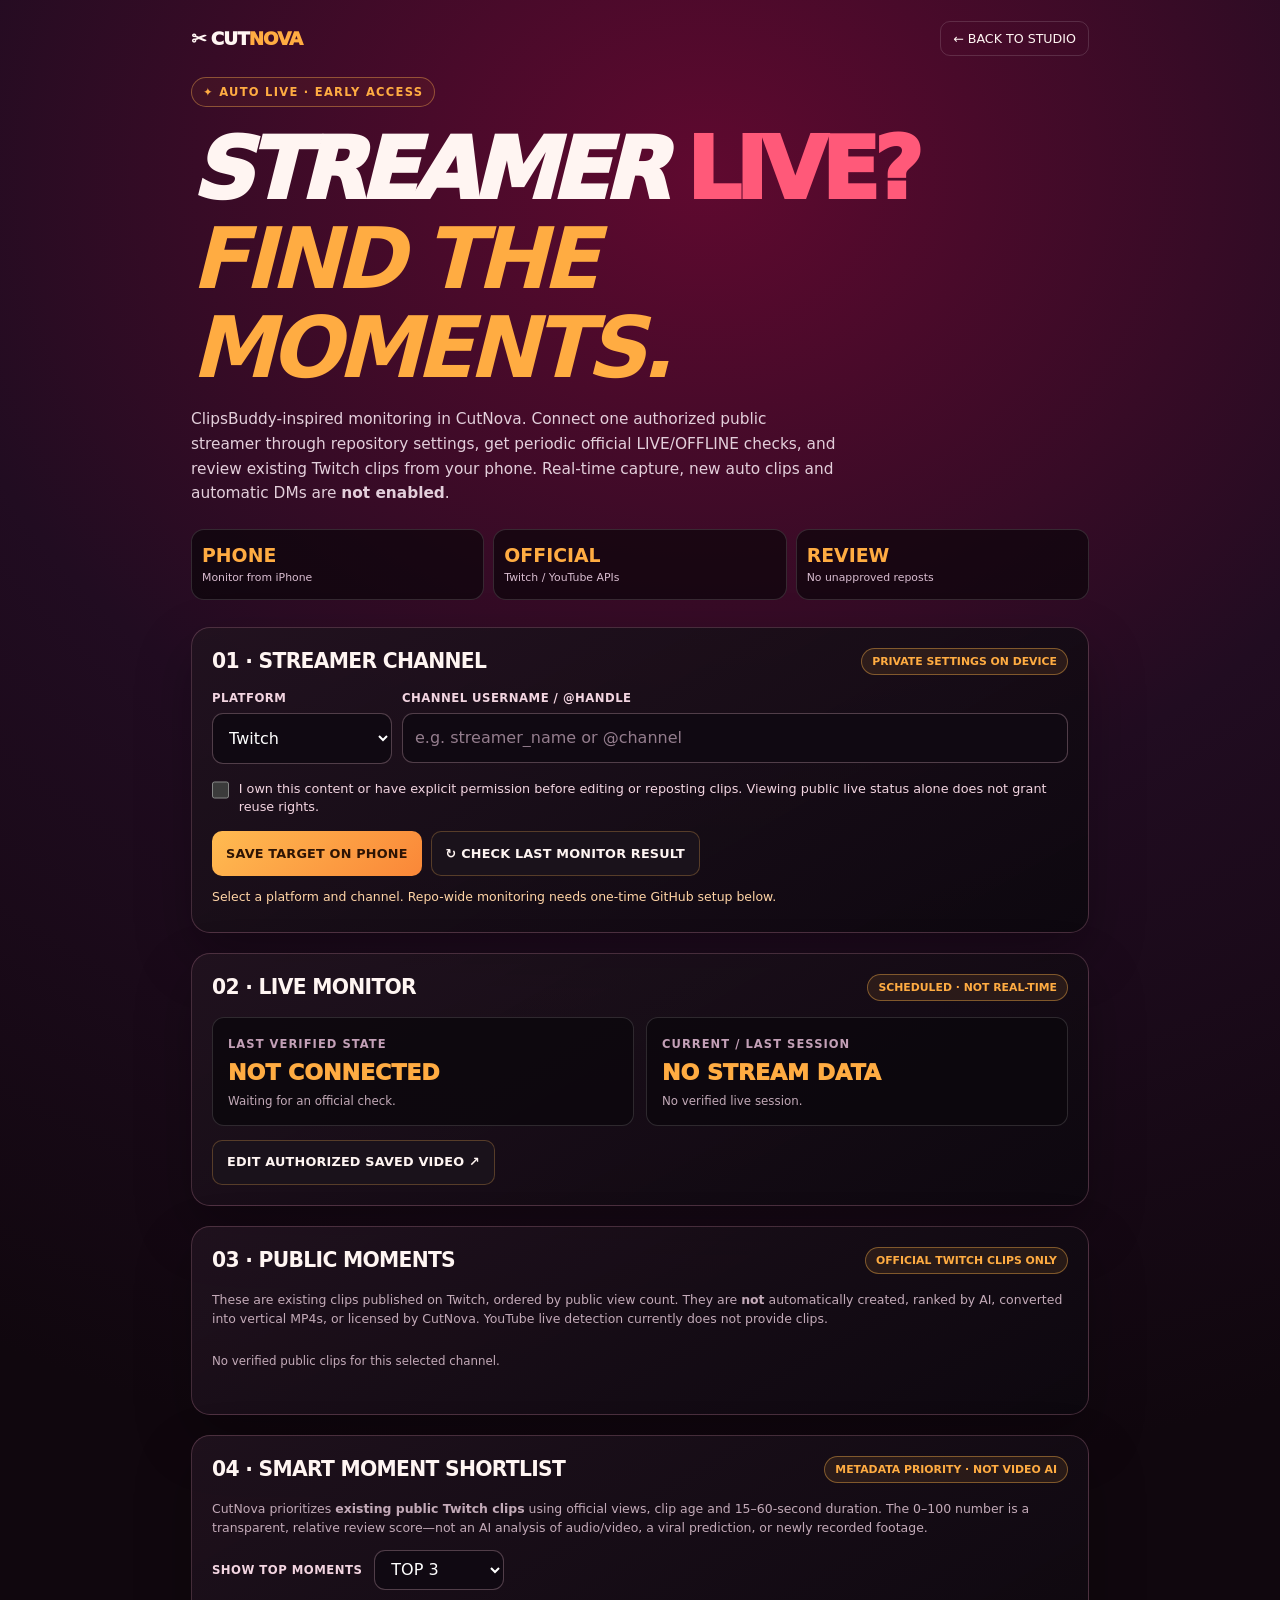
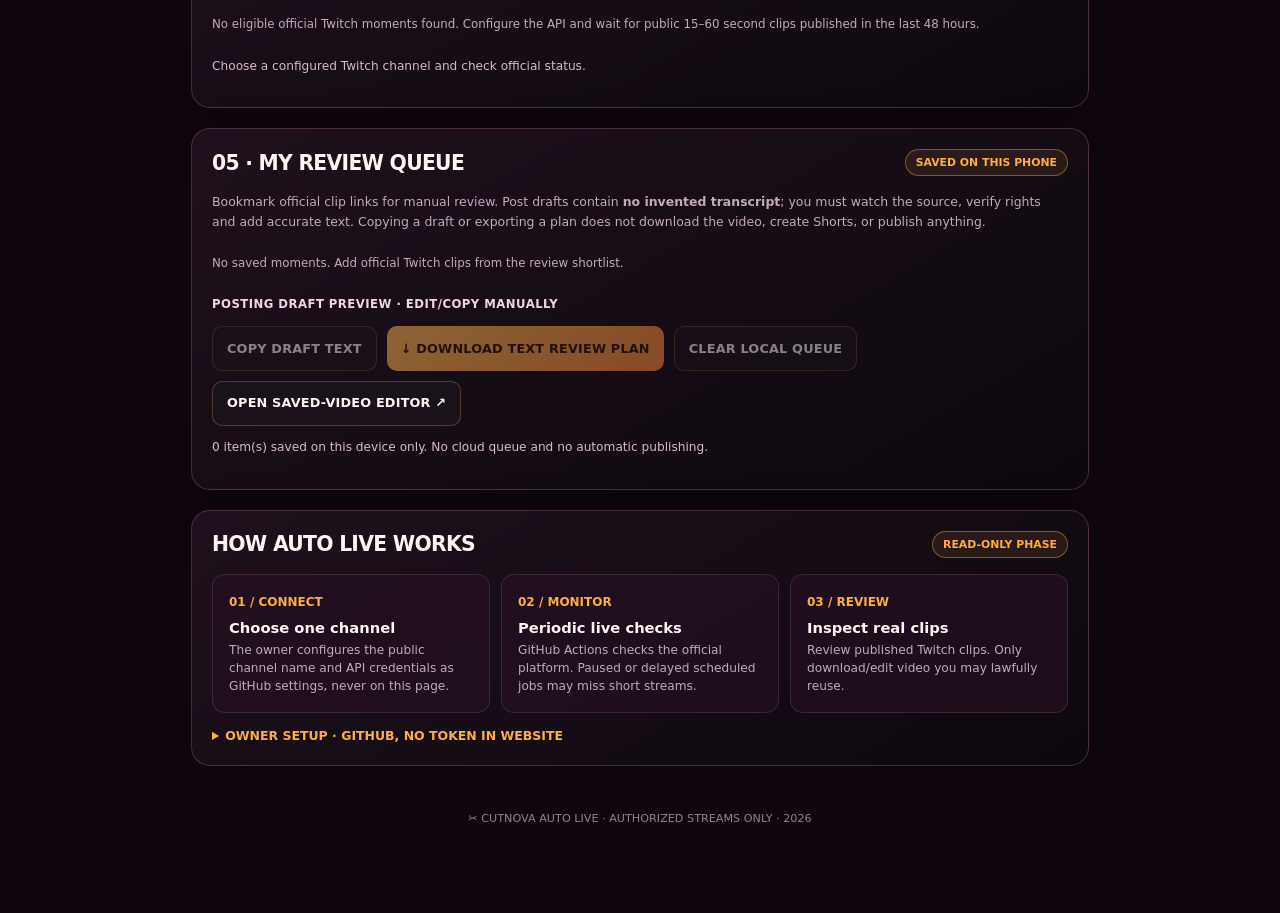
<file: autolive.html>
<!doctype html>
<html lang="en">
<head>
  <meta charset="UTF-8">
  <meta name="viewport" content="width=device-width, initial-scale=1, viewport-fit=cover">
  <meta name="theme-color" content="#180711">
  <meta name="referrer" content="no-referrer">
  <meta http-equiv="Content-Security-Policy" content="default-src 'self'; script-src 'self'; style-src 'self' 'unsafe-inline'; connect-src 'self' https://raw.githubusercontent.com; img-src 'self' data:; object-src 'none'; frame-ancestors 'none'; base-uri 'self'; form-action 'none'">
  <title>CutNova Auto Live — Stream Watch</title>
  <meta name="description" content="Monitor authorized Twitch/YouTube public live status and review official clips without pretending to capture or upload a stream.">
  <link rel="icon" href="./icons/icon-192.png">
  <style>
    :root{color-scheme:dark;--bg:#10070e;--ink:#fff5f2;--muted:#c3aab8;--pink:#ff5979;--amber:#ffac42;--green:#54e59b;--edge:#ffffff23}
    *{box-sizing:border-box}html{scroll-behavior:smooth}body{margin:0;background:radial-gradient(ellipse 140% 60% at 55% 7%,#5f092f 0%,#210c21 44%,#10070e 87%),var(--bg);color:var(--ink);font-family:system-ui,-apple-system,BlinkMacSystemFont,"Segoe UI",sans-serif;min-height:100dvh}
    a{color:inherit}button,input,select{font:inherit}button{cursor:pointer}button:disabled{cursor:not-allowed;opacity:.5}
    .wrap{max-width:930px;margin:auto;padding:0 16px 88px}
    header{padding:21px 0;display:flex;justify-content:space-between;gap:12px;align-items:center}
    .logo{text-decoration:none;font-size:1.14rem;font-weight:1000;letter-spacing:-.05em}.logo span{color:var(--amber)}
    .back{font-size:.79rem;text-decoration:none;border:1px solid var(--edge);padding:9px 12px;border-radius:10px}
    .eyebrow{display:inline-flex;align-items:center;gap:9px;border:1px solid #ffb44e66;border-radius:100px;color:var(--amber);padding:7px 11px;background:#ff9a1a0d;font-size:.72rem;letter-spacing:.11em;font-weight:800}
    h1{font-weight:1000;font-style:italic;letter-spacing:-.065em;line-height:1.05;font-size:clamp(2.5rem,8vw,5.3rem);margin:18px 0 14px;max-width:750px}
    h1 em{font-style:normal;color:var(--pink)}h1 strong{color:var(--amber)}
    .intro{color:#e3cfdb;max-width:650px;font-size:.96rem;line-height:1.6;margin-bottom:23px}
    .stats{display:grid;grid-template-columns:repeat(3,1fr);gap:9px;margin:17px 0 27px}
    .stat{border:1px solid var(--edge);border-radius:13px;padding:14px 10px;background:#090509a6}.stat b{display:block;font-size:1.18rem;color:var(--amber)}.stat small{font-size:.68rem;color:#d9bdd0}
    .panel{background:linear-gradient(150deg,#21131fdd,#0d080ff2);border:1px solid #f0a2be3b;border-radius:19px;padding:20px;margin:20px 0;box-shadow:0 24px 55px #0004}
    .panel-head{display:flex;align-items:center;justify-content:space-between;gap:10px;flex-wrap:wrap;margin-bottom:16px}
    .panel h2{margin:0;font-weight:900;font-size:1.27rem;letter-spacing:-.035em}.pill{border:1px solid #ffb24768;background:#ffb24718;border-radius:100px;padding:6px 10px;font-size:.68rem;color:var(--amber);font-weight:900}
    label{font-weight:750;font-size:.73rem;letter-spacing:.04em;display:block;color:#f3d5e1;margin:0 0 8px}
    .form-row{display:grid;grid-template-columns:180px 1fr;gap:10px}input,select{width:100%;padding:14px 12px;border:1px solid #ffcbdd45;background:#100912;color:#fff;border-radius:11px;outline-offset:3px;min-height:50px}
    input:focus,select:focus{border-color:var(--amber)}input::placeholder{color:#947d8d}.rights{display:flex;gap:10px;align-items:flex-start;font-size:.8rem;font-weight:500;line-height:1.45;margin-top:16px;letter-spacing:0}.rights input{width:18px;min-height:18px;height:18px;accent-color:var(--green);margin:1px 0}
    .actions{display:flex;gap:9px;flex-wrap:wrap;margin-top:14px}.btn{border-radius:10px;text-align:center;border:1px solid #ffb34e44;background:#1a121b;color:var(--ink);padding:13px 14px;text-decoration:none;font-size:.8rem;font-weight:850;letter-spacing:.015em;min-height:45px}.primary{background:linear-gradient(135deg,#ffbb51,#fa8738);color:#2e1404;border:0}.btn:focus-visible{outline:2px solid var(--green);outline-offset:3px}
    .hint,.notice{font-size:.78rem;line-height:1.55;color:var(--muted)}.hint a,.notice a{color:#ffd3a0}
    .status-grid{display:grid;grid-template-columns:1fr 1fr;gap:12px}.status-box{background:#0c070ddb;border:1px solid var(--edge);border-radius:12px;padding:15px}
    .status-label{text-transform:uppercase;letter-spacing:.09em;color:#c3a0b7;font-size:.72rem;font-weight:800}.status-big{display:block;margin:8px 0;font-size:1.38rem;font-weight:950;color:var(--amber)}.status-big.live{color:var(--green)}.status-big.error{color:#ff6c81}
    .mini{font-size:.74rem;color:var(--muted);line-height:1.45;word-wrap:break-word}.muted{color:var(--muted)}
    .clip-list{display:grid;gap:11px}.clip{background:#0b090f;border:1px solid var(--edge);padding:16px;border-radius:14px}.clip-top{display:flex;justify-content:space-between;align-items:flex-start;gap:8px}.clip-title{margin:0 0 6px;font-size:.96rem;overflow-wrap:anywhere}.clip-num{font-weight:900;color:var(--amber);font-size:.71rem}.clip-actions{display:flex;flex-wrap:wrap;gap:8px;margin-top:10px}.clip .btn{font-size:.73rem;min-height:38px;padding:10px}
    .steps{display:grid;grid-template-columns:repeat(3,1fr);gap:11px}.step{padding:16px;border-radius:13px;background:#240f21aa;border:1px solid #ffc5de22}.step span{color:var(--amber);font-size:.75rem;font-weight:900}.step strong{display:block;font-size:.92rem;margin:9px 0 6px}.step p{font-size:.76rem;line-height:1.48;margin:0;color:var(--muted)}
    .setup{font-size:.78rem;line-height:1.55}.setup code{color:#ffd091;background:#1a1220;padding:2px 5px;border-radius:5px}.setup details{margin-top:13px}.setup summary{cursor:pointer;color:var(--amber);font-weight:800}
    #live-feedback{min-height:24px;color:#ffd4a5;font-size:.78rem;line-height:1.5;margin:12px 0 0}
    .moment-controls{display:flex;align-items:center;gap:12px;flex-wrap:wrap;margin-bottom:14px}.moment-controls label{margin:0}.moment-controls select{width:auto;min-width:130px;min-height:40px;padding:8px 12px}.moment-note{font-size:.76rem;color:#d7baca;line-height:1.5}.draft-preview{display:block;width:100%;margin:14px 0;min-height:145px;padding:12px;border:1px solid #ffcbdd45;border-radius:12px;background:#0c080e;color:#fff5f2;resize:vertical;white-space:pre-wrap}.draft-preview[hidden]{display:none}.queue-actions{display:flex;gap:10px;flex-wrap:wrap;margin-top:15px}
    footer{color:#927f92;text-align:center;font-size:.7rem;padding-top:26px}
    @media(max-width:580px){.wrap{padding:0 14px 80px}.form-row,.status-grid{grid-template-columns:1fr}.steps{grid-template-columns:1fr}.panel{padding:15px}.btn{flex:1 1 130px}.stats{gap:6px}.stat b{font-size:1rem}.stat{padding:12px 7px}.stat small{font-size:.62rem}}
    @media(prefers-reduced-motion:reduce){html{scroll-behavior:auto}}
  </style>
</head>
<body>
  <div class="wrap">
    <header><a class="logo" href="./">✂ CUT<span>NOVA</span></a><a class="back" href="./">← BACK TO STUDIO</a></header>
    <main>
      <section aria-labelledby="headline">
        <span class="eyebrow">✦ AUTO LIVE · EARLY ACCESS</span>
        <h1 id="headline">STREAMER <em>LIVE?</em><br><strong>FIND THE MOMENTS.</strong></h1>
        <p class="intro">ClipsBuddy-inspired monitoring in CutNova. Connect one authorized public streamer through repository settings, get periodic official LIVE/OFFLINE checks, and review existing Twitch clips from your phone. Real-time capture, new auto clips and automatic DMs are <b>not enabled</b>.</p>
        <div class="stats">
          <div class="stat"><b>PHONE</b><small>Monitor from iPhone</small></div>
          <div class="stat"><b>OFFICIAL</b><small>Twitch / YouTube APIs</small></div>
          <div class="stat"><b>REVIEW</b><small>No unapproved reposts</small></div>
        </div>
      </section>
      <section class="panel" aria-labelledby="channel-head">
        <div class="panel-head"><h2 id="channel-head">01 · STREAMER CHANNEL</h2><span class="pill">PRIVATE SETTINGS ON DEVICE</span></div>
        <div class="form-row">
          <div><label for="live-platform">PLATFORM</label><select id="live-platform"><option value="twitch">Twitch</option><option value="youtube">YouTube Live</option></select></div>
          <div><label for="live-channel">CHANNEL USERNAME / @HANDLE</label><input id="live-channel" placeholder="e.g. streamer_name or @channel" autocomplete="off" autocapitalize="none" maxlength="35" spellcheck="false"></div>
        </div>
        <label class="rights"><input type="checkbox" id="live-rights"><span>I own this content or have explicit permission before editing or reposting clips. Viewing public live status alone does not grant reuse rights.</span></label>
        <div class="actions"><button class="btn primary" type="button" id="live-save">SAVE TARGET ON PHONE</button><button class="btn" type="button" id="live-refresh">↻ CHECK LAST MONITOR RESULT</button></div>
        <p id="live-feedback" role="status" aria-live="polite">Select a platform and channel. Repo-wide monitoring needs one-time GitHub setup below.</p>
      </section>
      <section class="panel" aria-labelledby="live-head">
        <div class="panel-head"><h2 id="live-head">02 · LIVE MONITOR</h2><span class="pill">SCHEDULED · NOT REAL-TIME</span></div>
        <div class="status-grid">
          <div class="status-box"><span class="status-label">LAST VERIFIED STATE</span><strong id="live-state" class="status-big">NOT CONNECTED</strong><div id="live-checked" class="mini">No API check loaded.</div></div>
          <div class="status-box"><span class="status-label">CURRENT / LAST SESSION</span><strong id="live-title" class="status-big">NO STREAM DATA</strong><div id="live-details" class="mini">Stream metadata appears after backend setup.</div></div>
        </div>
        <div class="actions"><a id="live-open-stream" class="btn" href="https://www.twitch.tv/" target="_blank" rel="noopener noreferrer" hidden>OPEN OFFICIAL LIVE PAGE ↗</a><a class="btn" href="./#local-editor">EDIT AUTHORIZED SAVED VIDEO ↗</a></div>
      </section>
      <section class="panel" aria-labelledby="clips-head">
        <div class="panel-head"><h2 id="clips-head">03 · PUBLIC MOMENTS</h2><span class="pill">OFFICIAL TWITCH CLIPS ONLY</span></div>
        <p class="notice">These are existing clips published on Twitch, ordered by public view count. They are <b>not</b> automatically created, ranked by AI, converted into vertical MP4s, or licensed by CutNova. YouTube live detection currently does not provide clips.</p>
        <div id="live-clips" class="clip-list"><p class="mini">No recent official clips available.</p></div>
        <p id="live-clip-feedback" class="mini" role="status" aria-live="polite"></p>
      </section>

      <section class="panel" aria-labelledby="moments-head">
        <div class="panel-head"><h2 id="moments-head">04 · SMART MOMENT SHORTLIST</h2><span class="pill">METADATA PRIORITY · NOT VIDEO AI</span></div>
        <p class="notice">CutNova prioritizes <b>existing public Twitch clips</b> using official views, clip age and 15–60-second duration. The 0–100 number is a transparent, relative review score—not an AI analysis of audio/video, a viral prediction, or newly recorded footage.</p>
        <div class="moment-controls"><label for="moment-count">SHOW TOP MOMENTS</label><select id="moment-count"><option value="1">TOP 1</option><option value="3" selected>TOP 3</option><option value="6">TOP 6</option></select></div>
        <div id="moment-list" class="clip-list" aria-live="polite"><p class="mini">No verified moment candidates yet.</p></div>
        <p id="moment-status" class="moment-note" role="status" aria-live="polite">Choose a configured Twitch channel and check official status.</p>
      </section>
      <section class="panel" aria-labelledby="queue-head">
        <div class="panel-head"><h2 id="queue-head">05 · MY REVIEW QUEUE</h2><span class="pill">SAVED ON THIS PHONE</span></div>
        <p class="notice">Bookmark official clip links for manual review. Post drafts contain <b>no invented transcript</b>; you must watch the source, verify rights and add accurate text. Copying a draft or exporting a plan does not download the video, create Shorts, or publish anything.</p>
        <div id="moment-queue" class="clip-list"><p class="mini">Your review queue is empty.</p></div>
        <label for="moment-draft" style="margin-top:13px">POSTING DRAFT PREVIEW · EDIT/COPY MANUALLY</label>
        <textarea id="moment-draft" class="draft-preview" rows="6" hidden readonly aria-label="Posting draft preview"></textarea>
        <div class="queue-actions">
          <button id="moment-copy" class="btn" type="button" disabled>COPY DRAFT TEXT</button>
          <button id="queue-download" class="btn primary" type="button" disabled>↓ DOWNLOAD TEXT REVIEW PLAN</button>
          <button id="queue-clear" class="btn" type="button" disabled>CLEAR LOCAL QUEUE</button>
          <a class="btn" href="./#local-editor">OPEN SAVED-VIDEO EDITOR ↗</a>
        </div>
        <p id="queue-status" class="moment-note" role="status" aria-live="polite">Queue data remains in this browser; keep your source videos separately.</p>
      </section>
      <section class="panel" aria-labelledby="how-head">
        <div class="panel-head"><h2 id="how-head">HOW AUTO LIVE WORKS</h2><span class="pill">READ-ONLY PHASE</span></div>
        <div class="steps">
          <div class="step"><span>01 / CONNECT</span><strong>Choose one channel</strong><p>The owner configures the public channel name and API credentials as GitHub settings, never on this page.</p></div>
          <div class="step"><span>02 / MONITOR</span><strong>Periodic live checks</strong><p>GitHub Actions checks the official platform. Paused or delayed scheduled jobs may miss short streams.</p></div>
          <div class="step"><span>03 / REVIEW</span><strong>Inspect real clips</strong><p>Review published Twitch clips. Only download/edit video you may lawfully reuse.</p></div>
        </div>
        <div class="setup">
          <details><summary>OWNER SETUP · GITHUB, NO TOKEN IN WEBSITE</summary>
            <p>In this repository, open <a href="https://github.com/addachai03-stack/index.html-/settings/variables/actions" target="_blank" rel="noopener noreferrer">Actions Variables</a> and add <code>CUTNOVA_STREAM_PLATFORM</code> = <code>twitch</code> or <code>youtube</code>, plus <code>CUTNOVA_STREAM_CHANNEL</code> = the Twitch username or YouTube @handle/UC channel ID. Only this configured channel is monitored.</p>
            <p>In <a href="https://github.com/addachai03-stack/index.html-/settings/secrets/actions" target="_blank" rel="noopener noreferrer">Actions Secrets</a> add <code>TWITCH_CLIENT_ID</code> and <code>TWITCH_CLIENT_SECRET</code> from your own Twitch developer app; or <code>YOUTUBE_API_KEY</code> from a Google Cloud project with YouTube Data API enabled. Do not enter credentials in the public site, issue forms, chat, or code.</p>
            <p>Then open <a href="https://github.com/addachai03-stack/index.html-/actions/workflows/live-monitor.yml" target="_blank" rel="noopener noreferrer">Auto Live Monitor</a>, run it once manually, and allow the scheduled checks. GitHub's scheduled checks are approximate, may be delayed/disabled and have quota limits. YouTube searches use API quota.</p>
            <p><b>No source-media recording, AI transcription, clip creation, Instagram DM, or all-night on-device recording</b> occurs in this initial release. A broadcaster-approved clipping pipeline can be added separately.</p>
          </details>
        </div>
      </section>
    </main>
    <footer>✂ CUTNOVA AUTO LIVE · AUTHORIZED STREAMS ONLY · 2026</footer>
  </div>
  <script defer src="./autolive.js"></script>
  <script defer src="./moment_queue.js"></script>
</body>
</html>
</file>
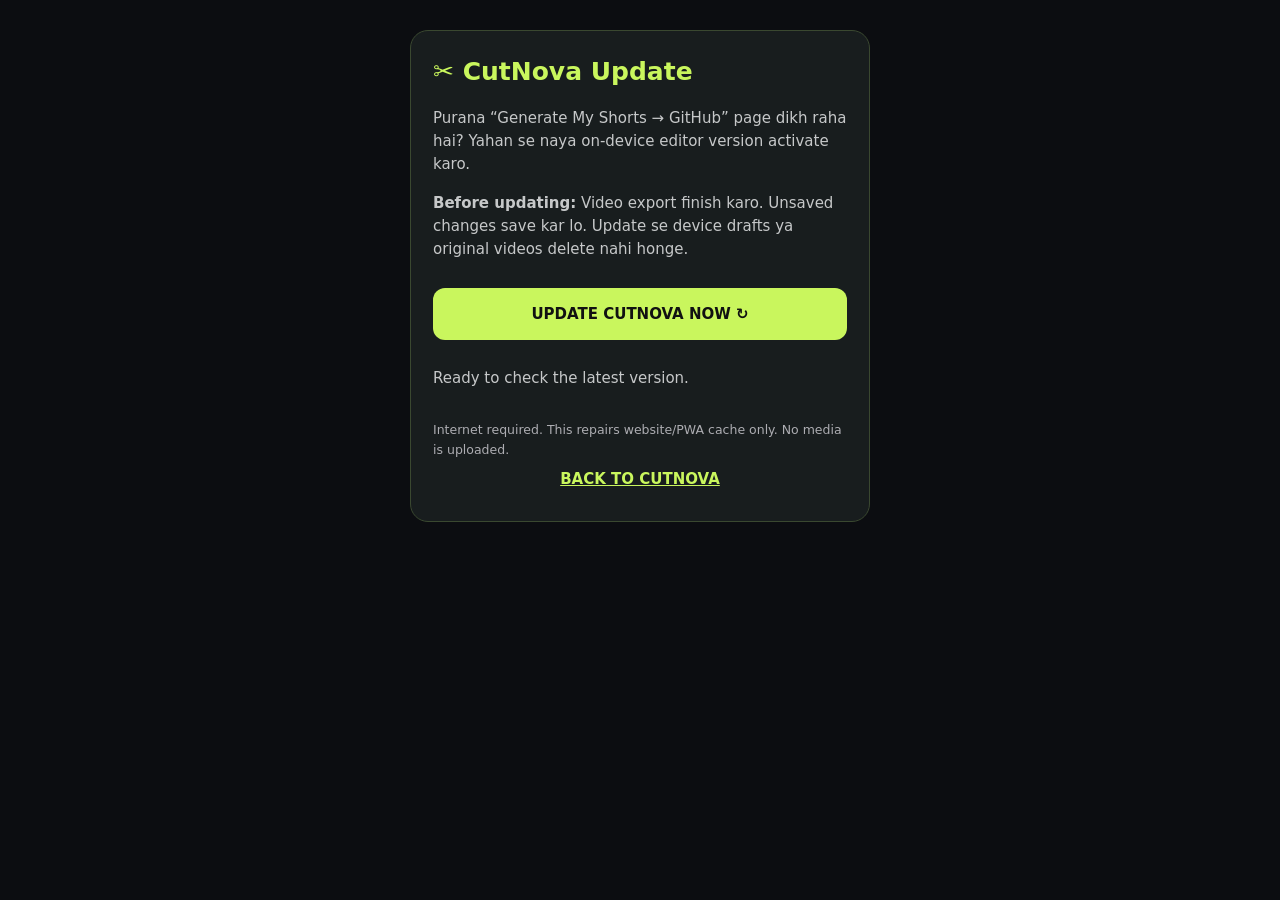
<file: refresh.html>
<!DOCTYPE html>
<html lang="en">
<head>
<meta charset="utf-8"/>
<meta name="viewport" content="width=device-width, initial-scale=1, viewport-fit=cover"/>
<meta name="theme-color" content="#0c0d11"/>
<meta http-equiv="Content-Security-Policy" content="default-src 'self'; script-src 'self'; style-src 'self' 'unsafe-inline'; object-src 'none'; base-uri 'self'; form-action 'none'"/>
<title>Refresh CutNova</title>
<style>
:root{color-scheme:dark}
*{box-sizing:border-box}
body{background:#0c0d11;color:#f6f5f0;font:15px/1.55 system-ui,sans-serif;margin:0;padding:calc(env(safe-area-inset-top,0px) + 30px) 18px 50px}
main{max-width:460px;margin:0 auto;border:1px solid #3a4830;border-radius:18px;padding:22px;background:#181d1e}
h1{color:#c9f65d;font-size:25px;margin:0 0 10px}
p{color:#c6c8c9}
button,a{font:700 15px system-ui,sans-serif}
button{border:0;width:100%;min-height:52px;background:#c9f65d;color:#111;border-radius:12px;margin:12px 0;cursor:pointer}
button:disabled{opacity:.5}
a{display:block;color:#c9f65d;text-align:center;padding:11px}
#repair-status{min-height:38px}
small{display:block;color:#adadb2}
</style>
</head>
<body>
<main>
  <h1>✂ CutNova Update</h1>
  <p>Purana “Generate My Shorts → GitHub” page dikh raha hai? Yahan se naya on-device editor version activate karo.</p>
  <p><strong>Before updating:</strong> Video export finish karo. Unsaved changes save kar lo. Update se device drafts ya original videos delete nahi honge.</p>
  <button id="repair-button" type="button">UPDATE CUTNOVA NOW ↻</button>
  <p id="repair-status" role="status" aria-live="polite">Ready to check the latest version.</p>
  <small>Internet required. This repairs website/PWA cache only. No media is uploaded.</small>
  <a href="./#studio">BACK TO CUTNOVA</a>
</main>
<script src="./refresh.js" defer></script>
</body>
</html>
</file>
<file: styles.css>
:root{
--bg:#0c0d11;--panel:#15161c;--panel2:#1b1d24;--border:#31333d;
--ink:#f6f5f0;--muted:#9899a8;--lime:#c9f65d;--lavender:#a9a1ff;
--font:'DM Sans',system-ui,-apple-system,BlinkMacSystemFont,sans-serif;
--heading:'Space Grotesk',system-ui,-apple-system,BlinkMacSystemFont,sans-serif
}
*{box-sizing:border-box}
html{scroll-behavior:smooth}
body{margin:0;background:var(--bg);color:var(--ink);font:500 14px/1.5 var(--font)}
a{text-decoration:none;color:inherit}
button,input,select{font:inherit}
button{cursor:pointer}
button:focus-visible,a:focus-visible,input:focus-visible,select:focus-visible{outline:3px solid var(--lavender);outline-offset:3px}
button:disabled{cursor:not-allowed;opacity:.5}
.app-shell{min-height:100vh;overflow:hidden;background:radial-gradient(ellipse 48% 18% at 80% 1%,#22292f 0%,transparent 95%),var(--bg)}
.container{width:min(1120px,calc(100% - 48px));margin:0 auto}
.topbar{height:78px;width:min(1260px,calc(100% - 48px));margin:auto;border-bottom:1px solid #393b45;display:flex;align-items:center;gap:25px}
.brand{display:inline-flex;align-items:center;gap:12px;letter-spacing:-.09em;font:700 22px/1 var(--heading)}
.brand-mark{background:var(--lime);border-radius:12px;color:#17181c;display:grid;place-items:center;width:37px;height:37px;font-size:22px;transform:rotate(-11deg)}
.accent,.lime{color:var(--lime)}
.topbar-caption{margin-left:auto;font-size:10px;letter-spacing:.14em;font-weight:800;color:#a7a8b0}
.topbar-caption b{color:var(--ink);background:#2b2d33;padding:5px 6px;border-radius:3px;margin-left:8px}
.status-dot,.section-pill i{display:inline-block;width:7px;height:7px;background:var(--lime);border-radius:50%;box-shadow:0 0 0 3px #c9f65d20;margin-right:8px}
.topbar-github{font-size:10px;border:1px solid #4b4d54;border-radius:4px;padding:12px 14px;font-weight:800;letter-spacing:.07em}
.eyebrow{display:flex;align-items:center;gap:10px;font-size:11px;font-weight:800;letter-spacing:.16em;color:var(--lavender);margin-top:42px}
.eyebrow-line{width:22px;height:2px;background:var(--lavender)}
.hero{display:grid;grid-template-columns:1fr 310px;gap:44px;align-items:center;margin:10px 0 62px;min-height:328px}
.hero-kicker,.section-number{font-size:10px;letter-spacing:.14em;font-weight:800;color:var(--muted)}
.hero h1{font:700 clamp(41px,5.7vw,71px)/1.05 var(--heading);letter-spacing:-.065em;margin:17px 0 23px}
.hero h1 em,.highlights h2 em,.steps-section h2 em{font-style:normal;color:var(--lavender)}
.hero p{color:#a5a6b1;font-size:15px;max-width:560px;line-height:1.75}
.hero-chips{display:flex;gap:8px;flex-wrap:wrap;margin-top:30px}
.hero-chips span{border:1px solid #4c4f56;padding:10px 12px;font-size:10px;letter-spacing:.05em;font-weight:800;border-radius:4px}
.hero-art{height:325px;position:relative;display:flex;align-items:center;justify-content:center}
.hero-aura{position:absolute;background:var(--lime);filter:blur(80px);width:180px;height:180px;opacity:.12}
.phone-shape{position:relative;border:8px solid #373b41;width:170px;height:295px;border-radius:30px;transform:rotate(12deg);display:flex;flex-direction:column;justify-content:center;align-items:center;overflow:hidden;background:linear-gradient(153deg,#8483e7,#302d5a 38%,#11131a 70%);box-shadow:23px 24px 35px #0008}
.phone-top{position:absolute;top:8px;width:66px;height:11px;border-radius:20px;background:#13161b}
.phone-shape>span{font:700 29px/1.02 var(--heading);letter-spacing:-.055em;text-align:center;color:var(--lime);text-shadow:0 5px 24px #0007}
.phone-badge{position:absolute;bottom:29px;font:800 10px var(--font);color:#17171e;background:var(--lime);padding:8px 10px;border-radius:3px}
.phone-timeline{display:flex;gap:4px;position:absolute;bottom:12px;width:70%;height:5px}
.phone-timeline div{flex:1;background:var(--lavender);border-radius:1px}
.phone-timeline div:first-child{background:var(--lime)}
.spark{position:absolute;color:var(--lime);font-size:40px}
.spark.s1{top:30px;left:18px}.spark.s2{bottom:25px;right:15px;font-size:27px}
.studio-card,.highlights,.steps-section{border-top:1px solid var(--border);padding-top:27px;margin-bottom:62px}
.studio-card{border:1px solid #4b4f54;border-radius:10px;background:linear-gradient(122deg,#212328,#12141a 67%);padding:29px 32px;box-shadow:0 25px 65px #0003}
.section-head{display:flex;align-items:center;justify-content:space-between;gap:15px}
.section-pill{border:1px solid #4c5b3d;border-radius:20px;background:#272b23;padding:7px 11px;font-size:10px;letter-spacing:.055em;color:#c5d0b0;font-weight:800}
.secondary-pill{background:#25233c;color:#c8c5ff;border-color:#454364}
.studio-card h2,.highlights h2,.steps-section h2{font:700 clamp(27px,3.2vw,40px)/1.13 var(--heading);letter-spacing:-.055em;margin:23px 0 11px}
.studio-card h2 span{color:var(--lime)}
.section-sub,.highlights-top p{color:#9d9faa;max-width:690px;font-size:13px;line-height:1.75;margin:0}
.url-form{margin-top:26px}
.url-form label,.field-grid label{font:800 10px var(--font);color:#b6b6bd;letter-spacing:.1em}
.url-row{display:flex;gap:9px;margin-top:10px}
.url-input-wrap{display:flex;align-items:center;flex:1;min-width:0;border-radius:5px;border:1px solid #555760;background:#0d0e14;transition:border-color .2s}
.url-input-wrap:focus-within{border-color:var(--lime)}
.link-symbol{font:700 19px var(--heading);color:var(--lavender);padding-left:14px}
.url-input-wrap input{min-width:0;width:100%;padding:16px 13px;background:none;color:white;border:0;outline:none;font-size:15px}
.btn{display:inline-flex;align-items:center;justify-content:center;gap:18px;min-height:52px;border-radius:4px;padding:13px 20px;font-size:11px;letter-spacing:.05em;font-weight:800;border:1px solid transparent;text-align:center}
.btn span{font-size:17px;line-height:1}
.btn-lime{background:var(--lime);color:#141715}
.btn-lime:hover{background:#ddff95}
.btn-outline{background:transparent;border-color:#797a83;color:var(--ink)}
.btn-outline:hover{border-color:var(--lime);color:var(--lime)}
.disabled-link{opacity:.4;pointer-events:none}
.example-bar{display:flex;flex-wrap:wrap;gap:15px;align-items:center;margin:16px 0 0}
.example-bar span{font-size:10px;letter-spacing:.09em;color:#9797a5;font-weight:800}
.example-bar button{background:none;border:0;border-bottom:1px dashed #666874;color:#d6d7df;font-size:11px;padding:0 0 3px}
.example-bar button span{color:var(--lime)}
.message{margin:17px 0 0;background:#302624;color:#ffd7a5;border:1px solid #896d42;border-radius:4px;padding:12px;font-size:12px;line-height:1.6}
.message.ok{color:#ddffa6;border-color:#647c45;background:#263026}
.source-panel{margin-top:27px;padding-top:24px;border-top:1px solid #484a52}
.source-heading{display:flex;justify-content:space-between;gap:12px;font-weight:800;font-size:12px;letter-spacing:.04em}
.source-heading a{color:var(--lime);font-size:10px}
.embed-wrapper{margin:17px auto 0;max-width:760px;aspect-ratio:16/9;border:1px solid #3b3d46;border-radius:7px;overflow:hidden;background:#090a0d}
.embed-wrapper iframe,.embed-wrapper video{display:block;width:100%;height:100%;border:0}
.source-clarity,.footnote{color:#9c9ea7;line-height:1.65;font-size:11px;margin:13px 0}
.settings-panel{margin-top:24px;background:#13151a;border:1px solid #3d404a;border-radius:6px;padding:22px}
.settings-title{font:700 14px var(--heading);letter-spacing:.045em;display:flex;justify-content:space-between;gap:10px}
.settings-title span{font:700 10px var(--font);color:var(--lavender);letter-spacing:.04em}
.field-grid{display:grid;grid-template-columns:repeat(3,1fr);gap:12px;margin-top:22px}
.field-grid label{display:block}
.field-grid select,.field-grid input[type=number]{display:block;width:100%;min-width:0;padding:13px 12px;margin-top:7px;border:1px solid #53545f;border-radius:4px;background:#23252b;color:white;font-size:13px;font-weight:700}
.rights{display:flex;gap:10px;align-items:flex-start;margin-top:22px;color:#d5d5d9;font-size:12px;line-height:1.5}
.rights input{accent-color:var(--lime);width:17px;height:17px;margin:0;flex-shrink:0}
.action-row{display:flex;gap:10px;flex-wrap:wrap;margin-top:20px}
.action-row .btn{flex:1}
.tiny-steps{border-top:1px dashed #45474b;padding-top:20px;margin-top:20px;display:flex;gap:7px;justify-content:space-between;flex-wrap:wrap}
.tiny-steps div{font:800 10px var(--font);color:#b5b6bb;letter-spacing:.035em}
.tiny-steps b{display:inline-grid;place-items:center;background:#3b3f34;color:var(--lime);width:22px;height:22px;margin-right:7px;border-radius:50%}
.highlights-top{display:flex;align-items:center;justify-content:space-between;gap:15px}
.highlights h2{margin:20px 0 12px}
.cut-counter{font:700 51px/1 var(--heading);color:var(--lime);letter-spacing:-.1em}
.cut-counter small{display:block;font:800 10px var(--font);color:#8b8e96;letter-spacing:.08em}
.cut-grid{display:grid;grid-template-columns:repeat(3,minmax(0,1fr));gap:12px;margin-top:25px}
.cut-card{background:#181a20;border:1px solid #373a43;border-radius:7px;padding:18px;display:flex;flex-direction:column;min-height:206px}
.cut-top{display:flex;align-items:center;justify-content:space-between}
.cut-tag{font:800 10px var(--font);letter-spacing:.11em;color:var(--lavender)}
.cut-time{font-size:11px;font-weight:800;color:var(--lime)}
.cut-card h3{font:700 17px/1.26 var(--heading);margin:18px 0 8px;letter-spacing:-.03em}
.cut-card p{color:#a5a5af;font-size:12px;line-height:1.6;margin:0 0 17px}
.cut-card a{margin-top:auto;border-top:1px solid #3a3d44;padding-top:13px;font-size:11px;font-weight:800;color:var(--lime)}
.steps-section h2{margin-bottom:28px}
.steps-grid{display:grid;grid-template-columns:repeat(4,minmax(0,1fr));gap:12px}
.step-card{border:1px solid #383a44;background:#15171d;border-radius:7px;padding:18px}
.step-card>span{font:700 27px var(--heading);color:var(--lime);letter-spacing:-.07em}
.step-card h3{font:700 17px var(--heading);margin:21px 0 9px}
.step-card p{color:#a0a1ae;font-size:12px;line-height:1.7;margin:0}
.notice-strip{display:flex;gap:20px;background:#25231b;border:1px solid #625535;border-radius:7px;padding:17px 20px;margin-top:23px}
.notice-strip strong{font-size:11px;color:#f7d97c;white-space:nowrap;letter-spacing:.09em}
.notice-strip p{color:#c3b899;line-height:1.7;font-size:11px;margin:0}
.footer{border-top:1px solid #373941;display:flex;justify-content:space-between;gap:15px;flex-wrap:wrap;padding:28px max(calc((100vw - 1120px)/2),24px);color:#a2a3ad;font-size:10px;letter-spacing:.05em}
.footer>span:first-child{color:var(--ink);font-weight:800}
.footer b{color:#83848c;font-weight:600}
.footer a{color:var(--lime);font-weight:800}
@media(max-width:900px){
.hero{grid-template-columns:1fr 220px}
.hero-art{height:235px}
.phone-shape{transform:scale(.75) rotate(12deg)}
.cut-grid{grid-template-columns:repeat(2,minmax(0,1fr))}
.steps-grid{grid-template-columns:repeat(2,minmax(0,1fr))}
}
@media(max-width:600px){
.container,.topbar{width:calc(100% - 32px)}
.topbar{height:66px;gap:10px}.brand{font-size:19px;gap:9px}.brand-mark{width:32px;height:32px}
.topbar-caption{font-size:9px;letter-spacing:0}.topbar-caption b{display:none}
.topbar-github{padding:9px;font-size:9px}
.eyebrow{margin-top:30px;font-size:9px}
.hero{grid-template-columns:1fr;margin:6px 0 38px;gap:10px;min-height:unset}
.hero h1{font-size:clamp(38px,11vw,55px);margin:13px 0 14px}
.hero p{font-size:13px;line-height:1.7}
.hero-art{height:135px;overflow:hidden}
.phone-shape{transform:scale(.45) rotate(12deg)}
.hero-chips{margin-top:19px}.hero-chips span{font-size:9px;padding:8px}
.spark{font-size:21px}.spark.s2{font-size:17px}
.studio-card{padding:20px 16px}
.studio-card h2,.highlights h2,.steps-section h2{font-size:28px}
.section-pill{font-size:8px;padding:6px 8px}
.section-number{font-size:9px}
.url-row{flex-direction:column}.url-row .btn{width:100%}
.url-input-wrap input{padding:15px 10px;font-size:13px}
.settings-panel{padding:16px}
.field-grid{gap:10px;grid-template-columns:1fr 1fr}
.field-grid label:last-child{grid-column:1/3}
.action-row{flex-direction:column}.action-row .btn{width:100%}
.tiny-steps div{font-size:9px}
.embed-wrapper{aspect-ratio:9/11}
.cut-grid{grid-template-columns:1fr}
.highlights-top{align-items:start}.cut-counter{font-size:40px}
.steps-grid{grid-template-columns:1fr 1fr;gap:8px}
.step-card{padding:13px}.step-card h3{font-size:15px;margin:12px 0 6px}
.step-card p{font-size:11px}
.notice-strip{flex-direction:column;gap:9px}
.footer{padding:24px 16px}
}
@media(prefers-reduced-motion:reduce){html{scroll-behavior:auto}}

.alternative-link{margin-top:15px;color:#a4a6ae;font-size:11px;line-height:1.5}
.alternative-link a{color:var(--lavender);font-weight:800;text-decoration:underline;text-underline-offset:3px}
.action-row a.btn-lime{flex:1.5}
.action-row button.btn-outline{flex:1}
@media(max-width:600px){.action-row a.btn-lime,.action-row button.btn-outline{flex:auto}}

/* iPhone-first public GitHub video upload alternative (no fake static-site upload). */
.iphone-upload{display:flex;align-items:center;justify-content:space-between;gap:20px;flex-wrap:wrap;padding:20px;margin:20px 0;border:1px solid var(--border);border-radius:16px;background:linear-gradient(115deg,#20252a,#161821)}
.iphone-upload-copy{display:flex;flex-direction:column;gap:6px;flex:1 1 270px}
.iphone-upload-copy strong{font:700 17px/1.3 var(--heading);color:var(--ink)}
.iphone-upload-copy span{color:#dce6ce;font-size:13px}
.iphone-upload-copy small{color:var(--muted);font-size:11px}
.iphone-upload .upload-cta{white-space:nowrap;min-height:44px;display:inline-flex;align-items:center;justify-content:center}
@media(max-width:650px){.iphone-upload{flex-direction:column;align-items:stretch}.iphone-upload .upload-cta{width:100%;text-align:center}}

/* Real GitHub render history */
.device-export-check{border:1px solid #505f44;border-radius:12px;padding:13px;background:#1c251e;margin:16px 0;min-width:0}
.export-check-head{display:flex;gap:10px;flex-wrap:wrap;align-items:center;justify-content:space-between}
.export-check-head strong{font-size:11px;letter-spacing:.06em;color:var(--lime)}
.export-check-head button{min-height:43px;font-size:11px}
#edit-check-status{font-size:12px;color:var(--ink);overflow-wrap:anywhere;margin:10px 0}

.social-encoder-setting{display:flex;align-items:center;gap:10px;min-height:46px;margin:12px 0 4px;padding:10px;border:1px solid #5d7053;border-radius:10px;background:#1b251f;font-size:12px;line-height:1.5}
.social-encoder-setting input{width:18px;height:18px;flex:none;accent-color:var(--lime)}
.social-encoder-setting strong{color:var(--lime)}
.local-reencode-panel{display:grid;gap:9px;margin:12px 0;padding:12px;border:1px solid #52684c;background:#1b271f;border-radius:10px}
.local-reencode-panel strong{color:var(--lime);font-size:11px;letter-spacing:.04em}
.local-reencode-panel .footnote{margin:0;font-size:12px;line-height:1.55}
#edit-reencode-local{min-height:46px;overflow-wrap:anywhere;white-space:normal}
#edit-reencode-local:disabled{opacity:.55}
#edit-reencode-status{overflow-wrap:anywhere}
@media(max-width:800px){#edit-reencode-local{width:100%}}
.social-converter-help{margin-top:12px;padding-top:9px;border-top:1px solid #485b43;font-size:12px}
.social-converter-help summary{cursor:pointer;padding:8px 0;color:var(--lime);font-weight:700;line-height:1.5}
.social-converter-help summary:focus-visible{outline:2px solid var(--lime);outline-offset:3px}
.social-converter-help .job-link{display:inline-block;margin-top:8px;line-height:1.5}
.social-codec-audit{border:1px solid #66744e;background:#1b221d;border-radius:12px;padding:13px;margin:15px 0;overflow-wrap:anywhere}
.social-codec-audit strong{font-size:11px;letter-spacing:.05em;color:var(--lime)}
.social-codec-audit .footnote{font-size:12px;line-height:1.55;margin:8px 0 0}
#edit-social-status[data-result="not-recommended"]{color:#ffca70}
#edit-social-status[data-result="basic-match"]{color:var(--lime)}
#edit-social-status[data-result="unverified"]{color:var(--muted)}
.native-share-actions{display:flex;flex-wrap:wrap;gap:10px;align-items:center;margin:14px 0 6px}
.native-share-actions .btn{min-height:46px;justify-content:center}
.native-share-actions button:disabled{opacity:.55}
#edit-share-status{font-size:12px;line-height:1.5;overflow-wrap:anywhere;margin:5px 0 13px}
@media(max-width:800px){.native-share-actions{display:grid;grid-template-columns:1fr}.native-share-actions .btn{width:100%;text-align:center}}
.saved-file-check{border:1px solid #596b49;background:#1b251e;border-radius:12px;padding:14px;margin:15px 0;display:grid;gap:8px}
.saved-file-check strong{color:var(--lime);font-size:11px;letter-spacing:.045em}
.saved-file-check .footnote{margin:0;font-size:12px}
.saved-file-check .edit-file-label{margin:5px 0}
#edit-saved-preview:not([hidden]){display:block;width:min(100%,280px);aspect-ratio:9/16;object-fit:contain;background:#000;border-radius:8px;margin:5px auto}
#edit-saved-verify{min-height:45px}
#edit-saved-status{font-size:12px;line-height:1.55;overflow-wrap:anywhere;margin:3px 0}
@media(max-width:800px){.saved-file-check{padding:12px}#edit-saved-verify{width:100%}}
.full-export-demo{border-top:1px solid #546b4f;margin-top:12px;padding-top:12px;display:grid;gap:8px}
.full-export-demo button{min-height:48px;font-size:11px}
.full-export-demo p{margin:0;font-size:12px;overflow-wrap:anywhere;line-height:1.55}
@media(max-width:800px){.full-export-demo button{width:100%}}

#edit-export-fallback:not([hidden]){display:inline-block;padding:7px 0}
.device-export-check .footnote{margin:6px 0}
@media(max-width:800px){.device-export-check{padding:12px}.export-check-head button{width:100%}}
.job-center{margin-top:24px}
.results-help{margin:10px 0 0;font-size:12px;color:var(--muted)}
.results-help summary{display:list-item;cursor:pointer;color:var(--lavender);font-weight:700;padding:7px 0}
.results-help summary:focus-visible{outline:2px solid var(--lavender);outline-offset:2px}
.results-help .footnote{margin:6px 0 0;line-height:1.6}

.history-toolbar{display:flex;flex-wrap:wrap;gap:10px;margin:18px 0}
.history-toolbar .btn{min-height:44px}
#job-status{font-size:12px;color:var(--muted)}
#job-results{display:grid;gap:8px}
.job-row{display:flex;justify-content:space-between;align-items:center;gap:12px;flex-wrap:wrap;padding:14px;border:1px solid var(--border);border-radius:10px;background:var(--panel2)}
.job-info,.job-actions{display:flex;flex-direction:column;gap:5px}
.job-row-owned{outline:1px solid var(--lime);outline-offset:1px}
.job-owner-note{font-size:10px;font-weight:800;letter-spacing:.06em;color:var(--lime)}
.job-info span{font-size:12px;color:var(--muted)}
.job-actions{align-items:flex-end}
.job-badge{font-size:10px;font-weight:800;letter-spacing:.07em}
.job-success{color:var(--lime)}.job-working{color:var(--lavender)}.job-failed{color:#ffaaa1}.job-neutral{color:var(--muted)}
.job-link{font-size:12px;font-weight:700;color:var(--ink);text-decoration:underline;text-underline-offset:3px}
@media(max-width:480px){.history-toolbar .btn{flex:1 1 100%;text-align:center}.job-row{padding:12px}.job-actions{align-items:flex-start}}

/* Actual per-run artifact inspector. */
.artifact-toggle{font-size:10px;padding:9px 12px;min-height:40px}
.artifact-panel{flex:1 1 100%;padding-top:10px;border-top:1px solid var(--border);color:var(--muted);font-size:12px;overflow-wrap:anywhere}
.artifact-panel[hidden]{display:none}
.artifact-file{display:grid;gap:5px;padding:10px 0}
.artifact-file strong{color:var(--ink)}
.artifact-expiring{color:#ffca70;font-weight:800}
.artifact-panel small{display:block;margin-top:8px}

/* On-device manual editor */
.local-editor [hidden]{display:none!important}.edit-file-label{display:grid;gap:8px;font-size:12px;font-weight:700;margin:16px 0}.edit-file-label input{max-width:100%;padding:10px;border:1px solid var(--border);border-radius:8px;background:var(--panel2);color:var(--ink)}.edit-preview{width:min(100%,280px);aspect-ratio:9/16;background:#000;border-radius:12px;overflow:hidden;margin:16px auto}.edit-preview video{display:block;width:100%;height:100%;object-fit:cover}.edit-trim{display:grid;grid-template-columns:1fr 1fr;gap:12px}.edit-trim label{display:grid;gap:8px;min-width:0;font-size:11px;font-weight:700}.edit-trim input{width:100%;min-width:0;background:var(--panel2);color:var(--ink);border:1px solid var(--border);padding:12px;border-radius:8px;font-size:16px}.local-editor progress{width:100%;accent-color:var(--lime)}#edit-status{font-size:13px;color:var(--muted)}#edit-download{display:inline-flex}

/* Local effect controls and shared render canvas */
.edit-preview canvas{width:100%;height:100%;display:block}.edit-source{margin:12px 0;color:var(--muted);font-size:12px}.edit-source video{display:block;width:100%;max-height:220px;background:#000;margin-top:8px}.edit-effects{display:grid;grid-template-columns:repeat(2,minmax(0,1fr));gap:14px;padding:15px 0}.edit-effects label{display:grid;gap:8px;font-weight:700;font-size:11px;min-width:0}.edit-effects input[type=range]{width:100%;accent-color:var(--lime)}.edit-effects select,.edit-effects input[type=text]{width:100%;min-width:0;background:var(--panel2);color:var(--ink);border:1px solid var(--border);padding:12px;border-radius:8px;font-size:16px}.edit-text-label{grid-column:1/-1}.edit-effects output{color:var(--muted);font-size:11px}.edit-effects .btn{min-height:44px}@media(max-width:400px){.edit-effects{gap:10px}}

/* Local audio mixer */
.edit-audio{border:1px solid var(--border);border-radius:12px;padding:14px;margin:16px 0;background:var(--panel2)}.edit-audio h3{font-size:17px;margin:0 0 10px}.edit-audio .audio-check{display:flex;align-items:center;gap:8px;font-size:12px;line-height:1.4;min-height:44px}.edit-audio .audio-check input{width:20px;height:20px;accent-color:var(--lime);flex-shrink:0}#edit-music-status{overflow-wrap:anywhere}

/* Local draft management */
.local-drafts{border:1px solid var(--border);border-radius:12px;padding:14px;margin:16px 0;background:var(--panel2)}.local-drafts label{display:grid;gap:8px;margin:12px 0;font-size:12px;font-weight:700}.local-drafts input,.local-drafts select{min-width:0;width:100%;padding:12px;background:var(--panel2);color:var(--ink);border:1px solid var(--border);border-radius:8px;font-size:16px}.draft-row{display:flex;align-items:center;flex-wrap:wrap;gap:8px;border-top:1px solid var(--border);padding:12px 0}.draft-row>div{flex:1 1 140px;overflow-wrap:anywhere}.draft-row strong,.draft-row small{display:block}.draft-row small{font-size:11px;color:var(--muted)}.draft-row .btn{min-height:44px}#edit-draft-list{font-size:13px}

/* Standalone PWA safe-area spacing and install panel */
body{padding-top:env(safe-area-inset-top,0px);padding-left:env(safe-area-inset-left,0px);padding-right:env(safe-area-inset-right,0px);padding-bottom:env(safe-area-inset-bottom,0px)}.pwa-panel{display:flex;flex-wrap:wrap;gap:12px;align-items:center;padding:14px;margin:16px 0;border:1px solid var(--border);border-radius:12px;background:var(--panel2)}.pwa-panel>div{flex:1 1 210px;min-width:0}.pwa-panel strong{font-size:15px}.pwa-panel p{font-size:12px;margin:3px 0;color:var(--muted)}.pwa-panel .btn{min-height:44px}.pwa-panel [hidden]{display:none!important}@media(display-mode:standalone){.topbar-github{display:none}.topbar{height:62px}.hero{margin-bottom:28px}}@media(max-width:480px){.pwa-panel .btn{flex:1 1 auto;text-align:center}}

/* V2.6: phone-first bottom tabs, one major screen at a time. */
.sr-only{position:absolute!important;width:1px;height:1px;overflow:hidden;clip-path:inset(50%);white-space:nowrap}
.mobile-nav,.mobile-edit-actions{display:none}
@media(max-width:800px){
  body{padding-bottom:calc(88px + env(safe-area-inset-bottom,0px))}
  .app-shell{min-height:100dvh}
  .container{width:min(100% - 24px,620px)}
  .topbar{width:calc(100% - 24px);height:58px;gap:9px}
  .topbar-caption{font-size:9px;letter-spacing:0}
  .topbar-github{display:none}
  .eyebrow{margin-top:14px}
  .hero{display:block;margin:12px 0 18px;min-height:auto}
  .hero-art{display:none}
  .hero h1{font-size:clamp(34px,9vw,47px);margin:9px 0 12px}
  .hero p{font-size:13px;line-height:1.6}
  .hero-chips{margin-top:12px}
  .hero-chips span{padding:7px;font-size:9px}
  .studio-card,.highlights,.steps-section{margin-top:14px!important;padding:16px!important}
  .pwa-panel{margin:10px 0;gap:6px;padding:10px}
  .pwa-panel p{font-size:11px}
  .pwa-panel .btn{padding:10px}
  .local-editor .edit-preview{width:min(100%,190px);margin:10px auto}
  #local-editor .section-sub{font-size:12px}
  [data-mobile-screen][hidden],.local-drafts[hidden],.editor-workspace[hidden]{display:none!important}
  .mobile-nav{position:fixed;left:0;right:0;bottom:0;display:grid;grid-template-columns:repeat(5,minmax(0,1fr));align-items:start;background:#14161c;border-top:1px solid #454954;padding:5px 5px calc(6px + env(safe-area-inset-bottom,0px));min-height:69px;z-index:1000;box-shadow:0 -8px 36px #0007}
  .mobile-nav button{height:53px;min-width:0;border:0;color:#afb0c0;background:none;border-radius:9px;display:flex;flex-direction:column;align-items:center;justify-content:center;gap:1px;font-weight:800;cursor:pointer}
  .mobile-nav button span{font-size:23px;line-height:27px}
  .mobile-nav button small{font-size:9px;letter-spacing:.03em}
  .mobile-nav button.active{color:#c9f65d;background:#c9f65d12}
  .mobile-nav button:focus-visible{outline:2px solid #c9f65d}
  .mobile-edit-actions:not([hidden]){position:fixed;left:0;right:0;bottom:calc(69px + env(safe-area-inset-bottom,0px));z-index:999;display:grid;grid-template-columns:1fr 1fr;gap:8px;background:#14161ceD;padding:8px 12px;border-top:1px solid #40424b;box-shadow:0 -8px 24px #0009}
  .mobile-edit-actions button{min-height:43px;padding:10px 8px;font-size:11px}
  .app-shell[data-active-tab="editor"]~.footer{display:none}
  .local-editor{padding-bottom:90px!important}
}


/* Public beta celebration — compact and phone-first. */
.beta-celebration{margin:18px 0 12px;padding:18px 20px;border:1px solid #465437;border-radius:18px;background:linear-gradient(105deg,#1d2922 0%,#171a22 58%,#252038 100%);display:grid;grid-template-columns:minmax(0,1fr) auto;gap:12px 20px;align-items:center}
.beta-celebration-tag{display:inline-block;color:var(--lime);font:800 10px/1.4 var(--font);letter-spacing:.09em}
.beta-celebration h2{margin:6px 0 6px;font:800 clamp(22px,2.6vw,30px)/1.13 var(--heading);letter-spacing:-.04em}
.beta-celebration h2 span{color:var(--lime)}
.beta-celebration p{margin:0;color:#c6c8d1;font-size:12px;line-height:1.5}
.beta-celebration-actions{display:flex;flex-wrap:wrap;gap:8px;justify-content:flex-end}
.beta-celebration-actions .btn{min-height:42px;font-size:11px;white-space:nowrap;padding:11px 13px}
.beta-celebration-status{grid-column:1/-1}
@media(max-width:800px){
 .beta-celebration{grid-template-columns:1fr;margin:9px 0 12px;padding:14px;gap:9px}
 .beta-celebration h2{font-size:23px}
 .beta-celebration-actions{display:grid;grid-template-columns:1fr 1fr;gap:7px}
 .beta-celebration-actions .btn{text-align:center;font-size:10px;padding:11px 6px}
 .beta-celebration-actions #share-cutnova{grid-column:1/-1}
 .beta-celebration-status{font-size:11px}
}

/* Local-first generator. URL/server tools are optional and collapsed. */
.quick-shorts{border:1px solid #53624a;border-radius:14px;background:linear-gradient(145deg,#19241d,#1b1d24);padding:16px;margin:16px 0 12px;display:grid;gap:12px}
.quick-shorts label{display:grid;gap:8px;font-size:11px;font-weight:800;letter-spacing:.025em}
.quick-shorts .rights{display:flex;align-items:center;font-size:12px;font-weight:600;letter-spacing:0}
.quick-shorts .rights input{flex:0 0 auto}
.quick-source-label input{min-width:0;max-width:100%;padding:12px;background:#11161a;border:1px solid #535a4b;border-radius:10px;color:var(--ink);font-size:15px}
.quick-select-row{display:grid;grid-template-columns:1fr 1fr;gap:12px}
.quick-select-row select,.quick-select-row input[type=number]{min-width:0;width:100%;background:var(--panel2);color:var(--ink);font-size:15px;padding:11px;border-radius:9px;border:1px solid var(--border)}
#quick-generate{width:100%;min-height:48px}
#quick-status{margin:0;overflow-wrap:anywhere}
.quick-results{display:grid;gap:9px}
.quick-results[hidden]{display:none!important}
.quick-cut{border:1px solid var(--border);background:#14161d;border-radius:10px;padding:11px;display:flex;gap:10px;align-items:center;justify-content:space-between}
.quick-cut strong{display:block;color:var(--lime);font-size:13px}
.quick-cut small{display:block;color:var(--muted);font-size:11px;margin-top:3px}
.quick-cut .btn{min-height:43px;white-space:nowrap;font-size:11px;padding:10px 12px}
.url-tools,.owner-render-tools{border:1px solid var(--border);border-radius:12px;padding:12px;margin:12px 0;background:var(--panel)}
.url-tools>summary,.owner-render-tools>summary{font-size:13px;font-weight:700;cursor:pointer;min-height:35px;align-content:center}
.url-tools[open]>summary,.owner-render-tools[open]>summary{color:var(--lime)}
.owner-render-tools{margin:12px 0 0}
.owner-render-tools a{display:inline-block;margin:8px 8px 0 0}
@media(max-width:800px){.quick-shorts{margin:10px 0;padding:12px}.quick-cut{padding:9px}.quick-cut .btn{font-size:10px}.url-tools{margin-top:10px}.quick-select-row{gap:8px}}

/* V5.0 — evidence rows; neutral labels avoid claiming product-wide readiness. */
.qa-output{display:grid;gap:9px;margin:14px 0}
.qa-row{display:grid;grid-template-columns:minmax(105px,1fr) auto;gap:5px 12px;align-items:baseline;
  border:1px solid rgba(200,210,220,.23);background:rgba(20,26,32,.32);border-radius:12px;padding:12px}
.qa-row strong{font-size:.85rem;color:#fafafa}
.qa-row .qa-state{font-size:.68rem;font-weight:800;letter-spacing:.06em;
  color:#f0d9a0;border:1px solid rgba(240,210,150,.28);border-radius:7px;padding:4px 7px}
.qa-row small{grid-column:1 / -1;color:#bfbfc7;font-size:.76rem;overflow-wrap:anywhere;line-height:1.5}

/* V5.2 user-selected H264 file check remains legible on narrow iPhone screens. */
#social-file-panel{margin-top:22px}
#social-file-panel video{display:block;max-width:min(100%,360px);max-height:420px;width:100%;
  margin:12px auto;border-radius:12px;background:#101010}
#social-file-panel video[hidden]{display:none}
#social-file-panel .footnote{overflow-wrap:anywhere}

/* V5.5 — locally authored timed subtitles, mobile-first. */
.srt-caption-builder{margin-top:22px;padding:16px;border:1px solid rgba(200,210,220,.23);border-radius:12px;background:rgba(20,26,32,.32)}
.srt-caption-builder>strong{display:block;font-size:.9rem;letter-spacing:.04em}
.srt-caption-list{display:grid;gap:10px;margin:12px 0}
.srt-caption-row{display:grid;grid-template-columns:repeat(2,minmax(0,1fr));gap:9px;padding:12px;border:1px solid #41444b;border-radius:10px}
.srt-caption-row label{display:grid;gap:6px;font-size:.7rem;font-weight:800;color:#c6c7ce;letter-spacing:.04em}
.srt-caption-row label:last-of-type{grid-column:1/-1}
.srt-caption-row input,.srt-caption-row textarea{width:100%;min-width:0;background:#17191f;color:#fff;border:1px solid #4a4d55;border-radius:7px;padding:10px;font:inherit}
.srt-caption-row textarea{resize:vertical;line-height:1.4}
.srt-caption-row button{justify-self:start}
#srt-caption-download{display:inline-block;margin-top:10px;padding:12px;color:var(--lime);font-weight:800}
#srt-caption-download[hidden]{display:none}
@media(min-width:600px){.srt-caption-row{grid-template-columns:130px 130px minmax(0,1fr) auto;align-items:end}.srt-caption-row label:last-of-type{grid-column:auto}}

.srt-preview-status{margin:10px 0;padding:12px;border:1px solid #4b5a38;border-radius:5px;background:#171c14;color:#d8f6a4;font-size:12px;line-height:1.6;overflow-wrap:anywhere}
#srt-caption-builder #srt-caption-add,#srt-caption-builder #srt-caption-export,#srt-caption-builder .srt-caption-row{margin-bottom:8px}

.srt-caption-scrubber{display:block;width:100%;margin:13px 0 5px;accent-color:var(--lime);min-height:28px;touch-action:pan-x}
.srt-preview-seek-label{font-size:11px;color:#c8dca6;margin:4px 0 12px;font-variant-numeric:tabular-nums}
.srt-preview-seek-actions{display:flex;gap:8px;flex-wrap:wrap;margin:0 0 12px}.srt-preview-seek-actions .btn{flex:1;min-height:44px;padding:10px;font-size:10px}

/* V5.8 visual cue markers above the caption seek track */
.srt-caption-marker-rail{position:relative;height:28px;margin:0 0 6px;border-bottom:1px solid rgba(190,210,160,.28);background:linear-gradient(90deg,rgba(190,210,160,.08),rgba(190,210,160,.02));border-radius:6px;overflow:visible}
.srt-caption-cue-marker{position:absolute;top:4px;transform:translateX(-50%);min-width:28px;height:22px;padding:0 5px;border:1px solid var(--lime);border-radius:6px;background:#20251b;color:var(--lime);font-size:10px;font-weight:700;cursor:pointer;touch-action:manipulation}
.srt-caption-cue-marker:focus-visible{outline:2px solid #fff;outline-offset:2px}

/* V5.9 active cue feedback */
.srt-caption-cue-marker.is-active{background:var(--lime);color:#10120c;border-color:#f4ffd8;box-shadow:0 0 0 3px rgba(190,230,100,.18);font-weight:900}
</file>
